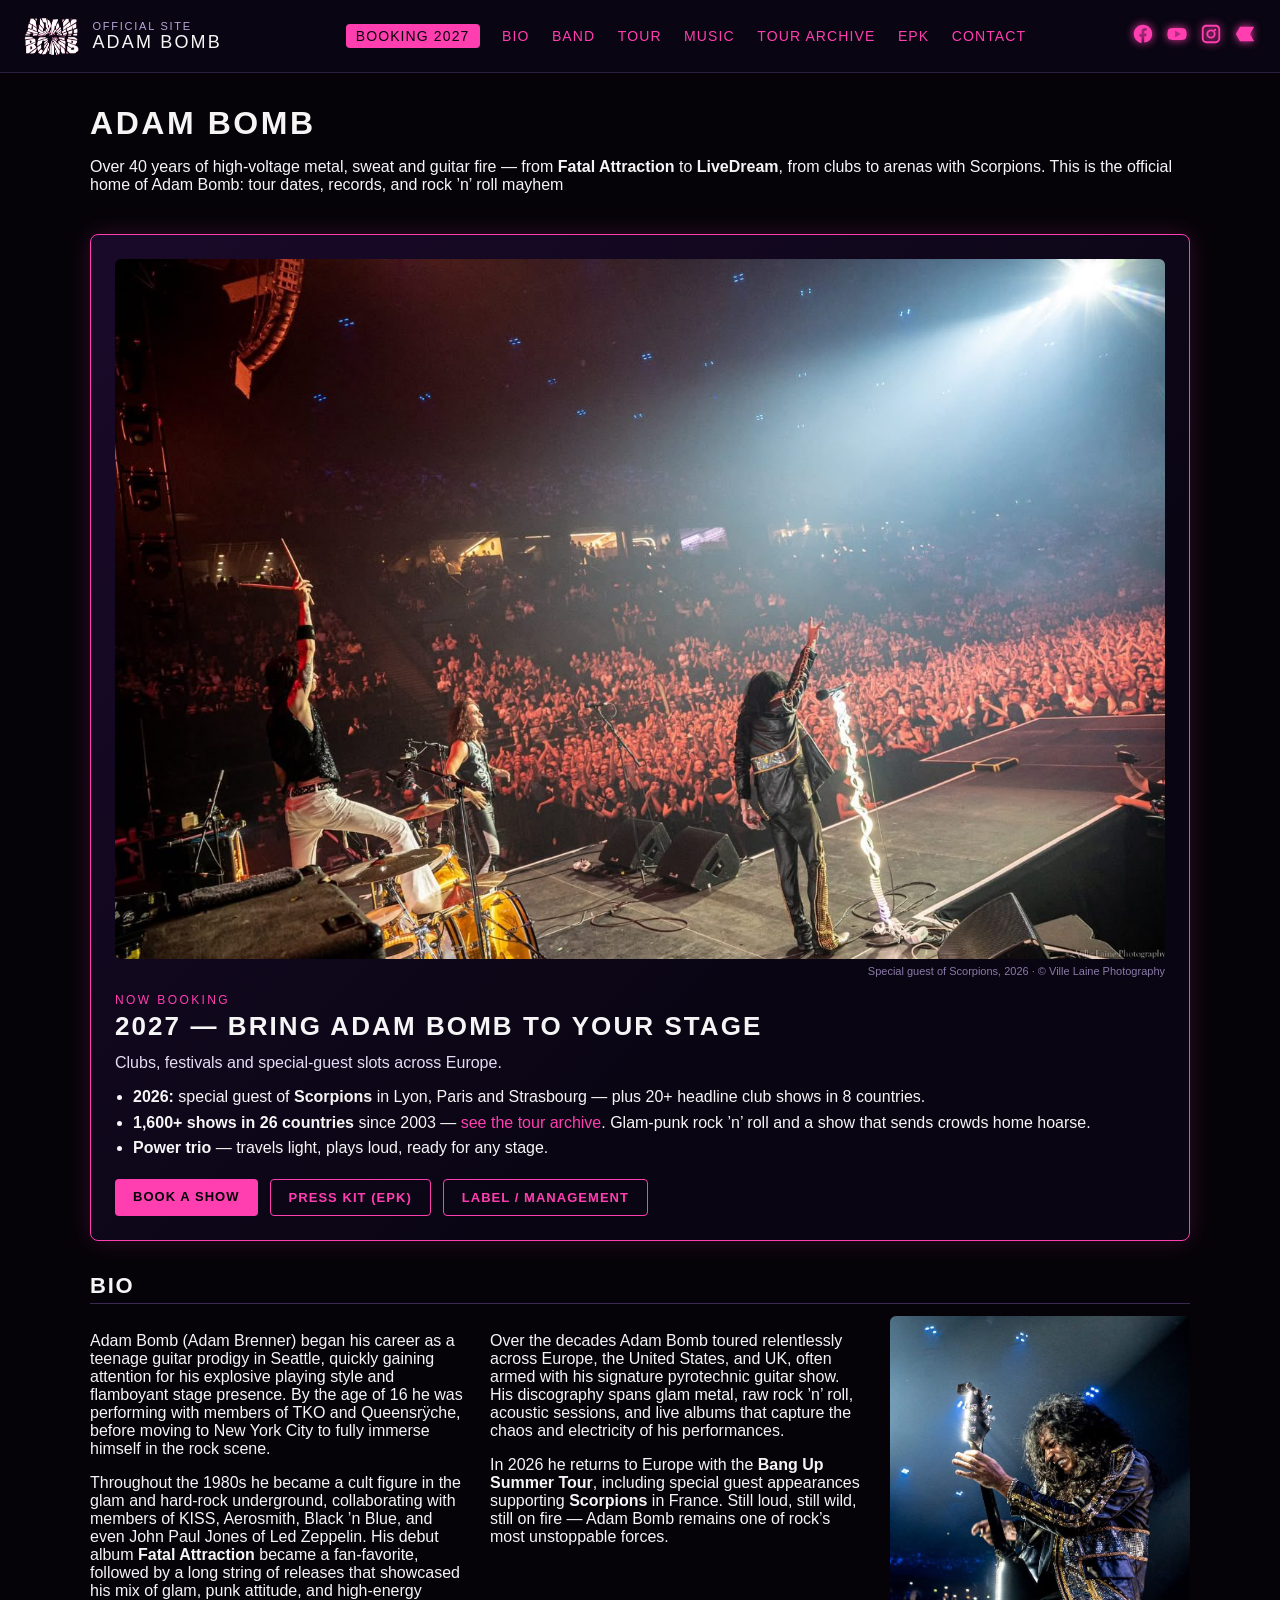
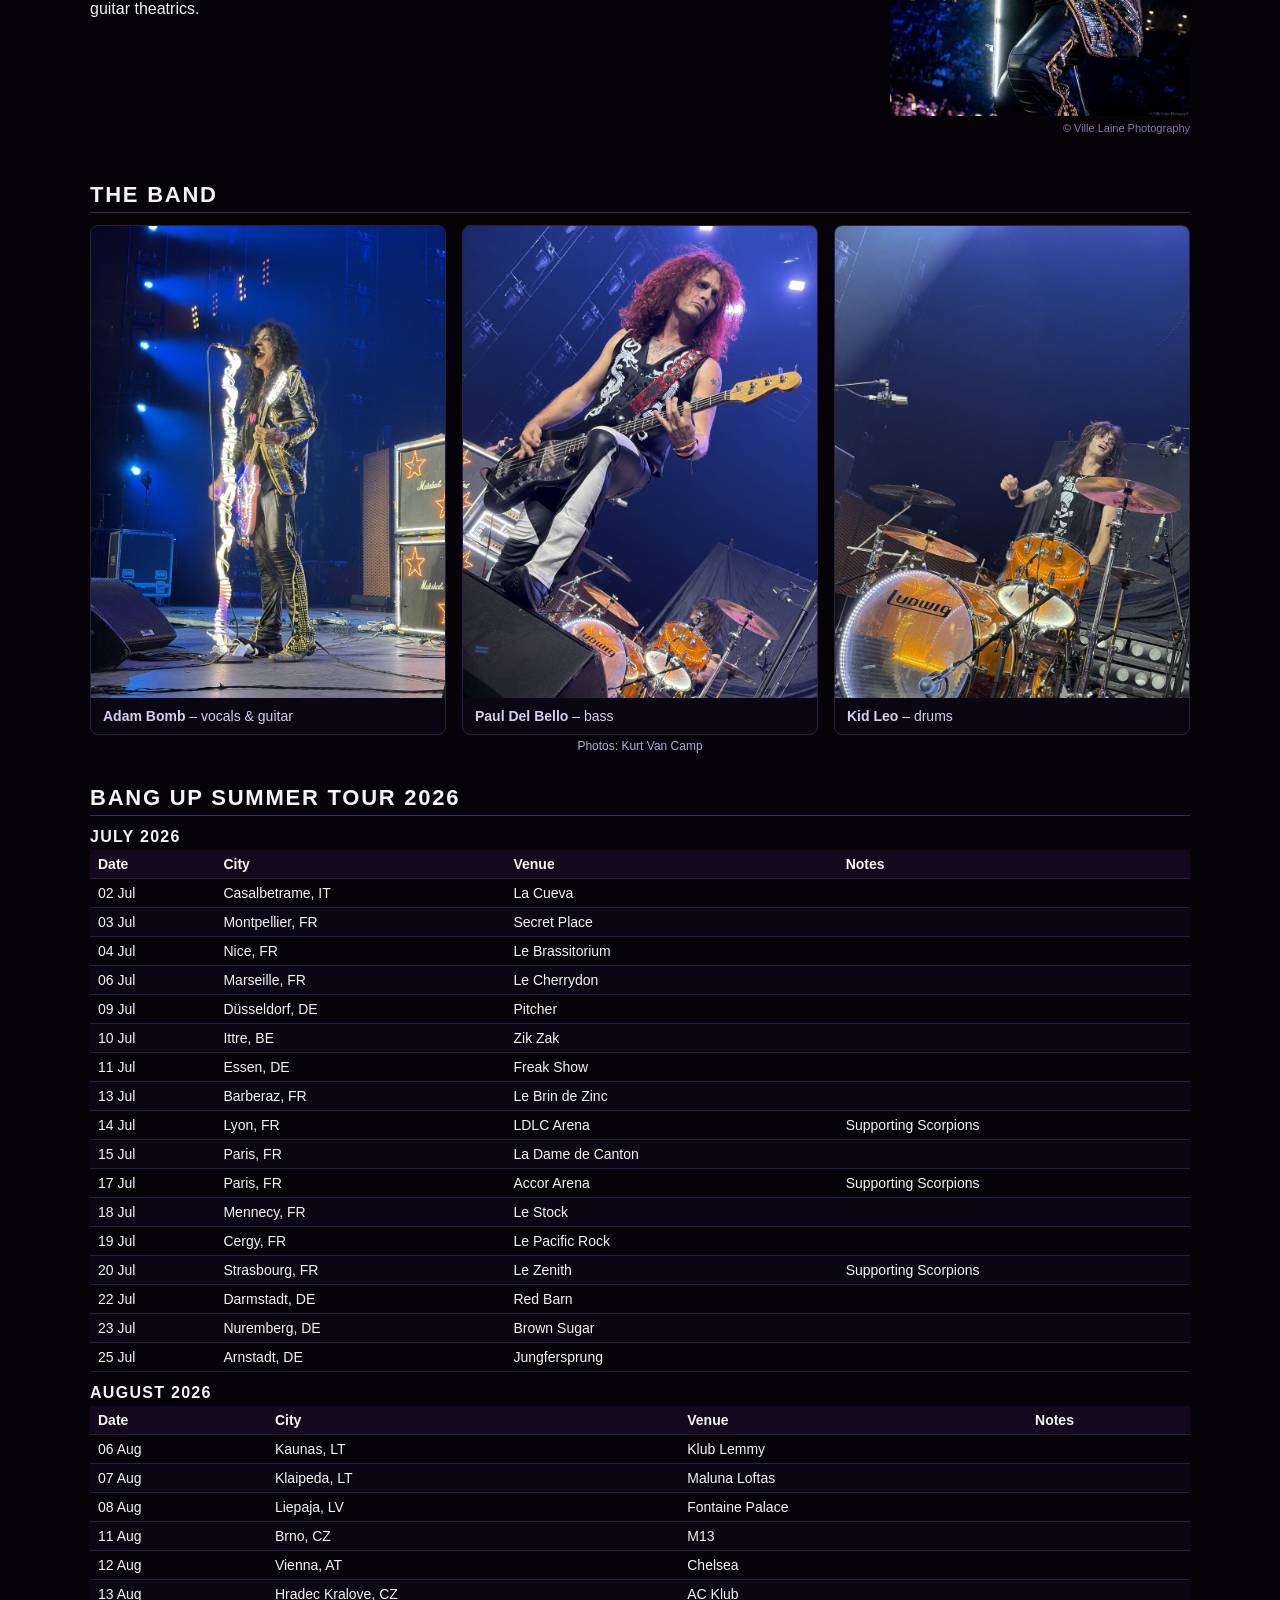
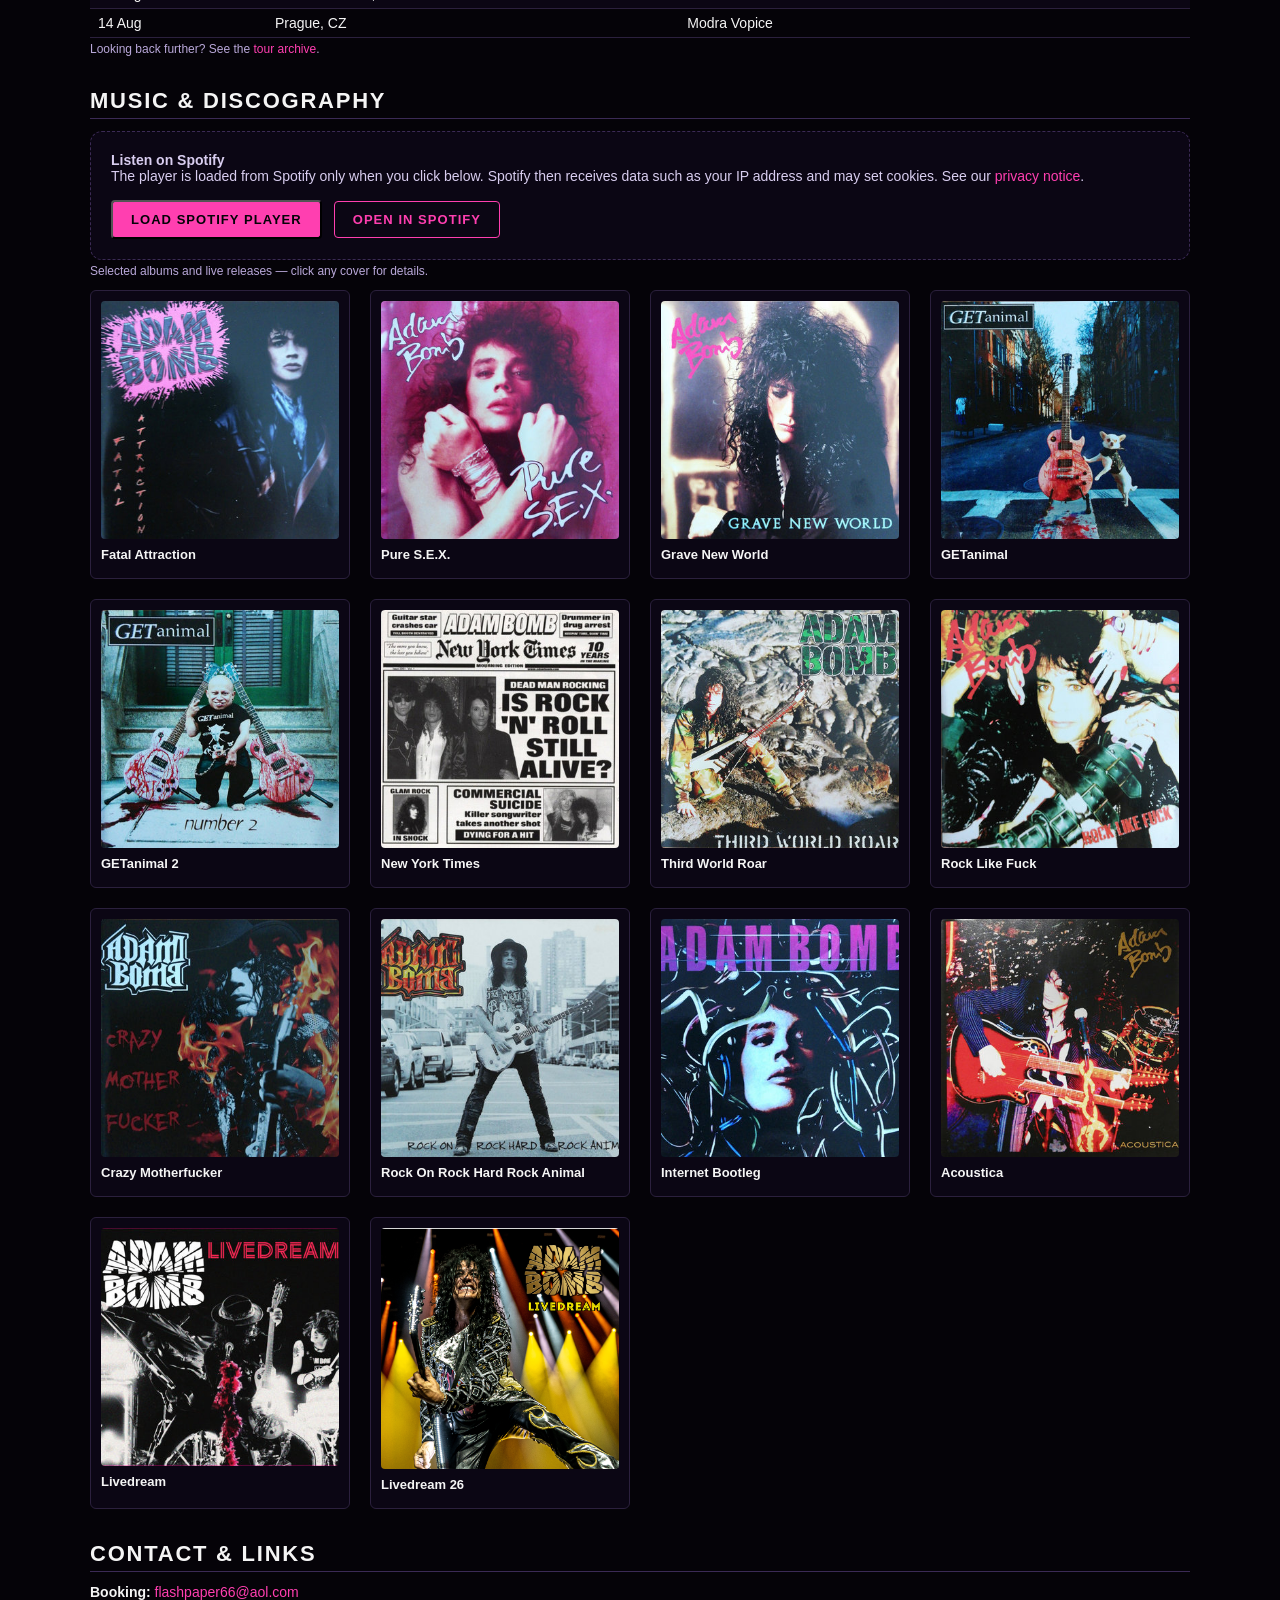
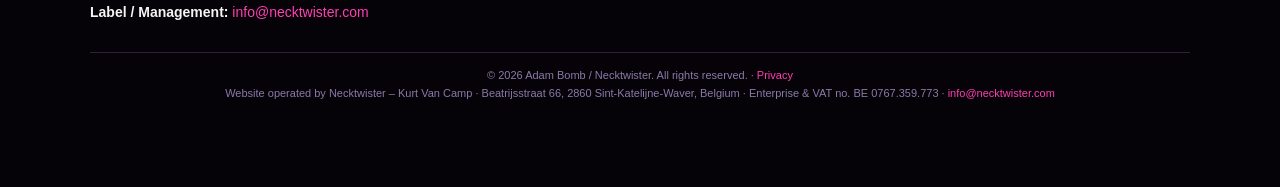
<file: index.html>
<!DOCTYPE html>
<html lang="en">
<head>
  <meta charset="UTF-8">
  <title>Adam Bomb – Official</title>
  <meta name="viewport" content="width=device-width, initial-scale=1">
  <meta name="description" content="Glam-punk rock ’n’ roll. Special guest of Scorpions in 2026, 1,600+ shows in 26 countries. Now booking 2027.">
  <link rel="canonical" href="https://www.adambomb.com/">
  <meta property="og:type" content="website">
  <meta property="og:site_name" content="Adam Bomb">
  <meta property="og:title" content="Adam Bomb – Official site">
  <meta property="og:description" content="Glam-punk rock ’n’ roll. Special guest of Scorpions in 2026, 1,600+ shows in 26 countries. Now booking 2027.">
  <meta property="og:url" content="https://www.adambomb.com/">
  <meta property="og:image" content="https://www.adambomb.com/assets/img/share-home.jpg">
  <meta property="og:image:width" content="1200">
  <meta property="og:image:height" content="630">
  <meta property="og:image:alt" content="Adam Bomb on stage in front of a sold-out arena">
  <meta name="twitter:card" content="summary_large_image">

  <!-- External CSS -->
  <link rel="stylesheet" href="assets/css/style.css">

  <!-- AUTO TOUR SCRIPT -->
  <script>
    const tourData = {
      "July 2026": [
        { date: "02 Jul", city: "Casalbetrame, IT", venue: "La Cueva", notes: "" },
        { date: "03 Jul", city: "Montpellier, FR", venue: "Secret Place", notes: "" },
        { date: "04 Jul", city: "Nice, FR", venue: "Le Brassitorium", notes: "" },
        { date: "06 Jul", city: "Marseille, FR", venue: "Le Cherrydon", notes: "" },
        { date: "09 Jul", city: "Düsseldorf, DE", venue: "Pitcher", notes: "" },
        { date: "10 Jul", city: "Ittre, BE", venue: "Zik Zak", notes: "" },
        { date: "11 Jul", city: "Essen, DE", venue: "Freak Show", notes: "" },
        { date: "13 Jul", city: "Barberaz, FR", venue: "Le Brin de Zinc", notes: "" },
        { date: "14 Jul", city: "Lyon, FR", venue: "LDLC Arena", notes: "Supporting Scorpions" },
        { date: "15 Jul", city: "Paris, FR", venue: "La Dame de Canton", notes: "" },
        { date: "17 Jul", city: "Paris, FR", venue: "Accor Arena", notes: "Supporting Scorpions" },
        { date: "18 Jul", city: "Mennecy, FR", venue: "Le Stock", notes: "" },
        { date: "19 Jul", city: "Cergy, FR", venue: "Le Pacific Rock", notes: "" },
        { date: "20 Jul", city: "Strasbourg, FR", venue: "Le Zenith", notes: "Supporting Scorpions" },
        { date: "22 Jul", city: "Darmstadt, DE", venue: "Red Barn", notes: "" },
        { date: "23 Jul", city: "Nuremberg, DE", venue: "Brown Sugar", notes: "" },
        { date: "25 Jul", city: "Arnstadt, DE", venue: "Jungfersprung", notes: "" }
      ],
      "August 2026": [
        { date: "06 Aug", city: "Kaunas, LT", venue: "Klub Lemmy", notes: "" },
        { date: "07 Aug", city: "Klaipeda, LT", venue: "Maluna Loftas", notes: "" },
        { date: "08 Aug", city: "Liepaja, LV", venue: "Fontaine Palace", notes: "" },
        { date: "11 Aug", city: "Brno, CZ", venue: "M13", notes: "" },
        { date: "12 Aug", city: "Vienna, AT", venue: "Chelsea", notes: "" },
        { date: "13 Aug", city: "Hradec Kralove, CZ", venue: "AC Klub", notes: "" },
        { date: "14 Aug", city: "Prague, CZ", venue: "Modra Vopice", notes: "" }
      ]
    };

    function renderTourData() {
      const container = document.getElementById("tour-auto");
      container.innerHTML = "";

      Object.keys(tourData).forEach(month => {
        const section = document.createElement("div");

        section.innerHTML = `
          <h3>${month}</h3>
          <div class="table-wrapper">
            <table>
              <thead>
                <tr><th>Date</th><th>City</th><th>Venue</th><th>Notes</th></tr>
              </thead>
              <tbody>
                ${tourData[month].map(show => `
                  <tr>
                    <td>${show.date}</td>
                    <td>${show.city}</td>
                    <td>${show.venue}</td>
                    <td>${show.notes}</td>
                  </tr>
                `).join("")}
              </tbody>
            </table>
          </div>
        `;
        container.appendChild(section);
      });
    }

    document.addEventListener("DOMContentLoaded", renderTourData);
  </script>

</head>

<body>

<header>
  <div class="logo">
    <img src="assets/img/misc/logo.png" alt="Adam Bomb logo">
    <div>
      <div class="logo-sub">Official site</div>
      <div class="logo-title">ADAM BOMB</div>
    </div>
  </div>

  <nav class="main-nav">
    <a href="#booking" class="nav-cta">Booking 2027</a>
    <a href="#bio">Bio</a>
    <a href="#band">Band</a>
    <a href="#tour">Tour</a>
    <a href="#music">Music</a>
    <a href="tour-archive.html">Tour archive</a>
    <a href="epk.html">EPK</a>
    <a href="#contact">Contact</a>
  </nav>

  <div class="social-icons">
    <a href="https://www.facebook.com/adambomb2020" target="_blank"><img src="assets/img/misc/icon-facebook-pink.svg"></a>
    <a href="https://www.youtube.com/@flashpaper88" target="_blank"><img src="assets/img/misc/icon-youtube-pink.svg"></a>
    <a href="https://www.instagram.com/adambomb.x/" target="_blank"><img src="assets/img/misc/icon-instagram-pink.svg"></a>
    <a href="https://adambomb.bandcamp.com" target="_blank"><img src="assets/img/misc/icon-bandcamp-pink.svg"></a>
  </div>
</header>

<main>

<section class="hero">
  <div class="hero-text">
    <h1>Adam Bomb</h1>
    <p>Over 40 years of high‑voltage metal, sweat and guitar fire — from <strong>Fatal Attraction</strong> to <strong>LiveDream</strong>, from clubs to arenas with Scorpions. This is the official home of Adam Bomb: tour dates, records, and rock ’n’ roll mayhem</p>
  </div>
</section>

<section id="booking" class="booking">
  <figure class="booking-photo">
    <img src="assets/img/band/live-accor-arena-crowd.jpg" alt="Adam Bomb on stage in front of a sold-out arena crowd" loading="lazy">
    <figcaption>Special guest of Scorpions, 2026 · © Ville Laine Photography</figcaption>
  </figure>
  <div class="booking-kicker">Now booking</div>
  <h2>2027 — Bring Adam Bomb to your stage</h2>
  <p class="booking-lead">Clubs, festivals and special-guest slots across Europe.</p>
  <ul class="booking-points">
    <li><strong>2026:</strong> special guest of <strong>Scorpions</strong> in Lyon, Paris and Strasbourg — plus 20+ headline club shows in 8 countries.</li>
    <li><strong>1,600+ shows in 26 countries</strong> since 2003 — <a href="tour-archive.html">see the tour archive</a>. Glam-punk rock ’n’ roll and a show that sends crowds home hoarse.</li>
    <li><strong>Power trio</strong> — travels light, plays loud, ready for any stage.</li>
  </ul>
  <div class="booking-actions">
    <a class="btn" href="mailto:flashpaper66@aol.com,info@necktwister.com?subject=Booking%20Adam%20Bomb%202027">Book a show</a>
    <a class="btn btn-ghost" href="epk.html">Press kit (EPK)</a>
    <a class="btn btn-ghost" href="mailto:info@necktwister.com?subject=Adam%20Bomb%202027">Label / management</a>
  </div>
</section>

<section id="bio" class="section">
  <h2>Bio</h2>
  <figure class="bio-photo">
    <img src="assets/img/band/adam-live-closeup.jpg" alt="Adam Bomb playing guitar live" loading="lazy">
    <figcaption>© Ville Laine Photography</figcaption>
  </figure>
  <div class="two-col">
    <div>
      <p>Adam Bomb (Adam Brenner) began his career as a teenage guitar prodigy in Seattle, quickly gaining attention for his explosive playing style and flamboyant stage presence. By the age of 16 he was performing with members of TKO and Queensrÿche, before moving to New York City to fully immerse himself in the rock scene.</p>

        <p>Throughout the 1980s he became a cult figure in the glam and hard‑rock underground, collaborating with members of KISS, Aerosmith, Black ’n Blue, and even John Paul Jones of Led Zeppelin. His debut album <strong>Fatal Attraction</strong> became a fan‑favorite, followed by a long string of releases that showcased his mix of glam, punk attitude, and high‑energy guitar theatrics.</p>
      </div>

      <div>
        <p>Over the decades Adam Bomb toured relentlessly across Europe, the United States, and UK, often armed with his signature pyrotechnic guitar show. His discography spans glam metal, raw rock ’n’ roll, acoustic sessions, and live albums that capture the chaos and electricity of his performances.</p>

        <p>In 2026 he returns to Europe with the <strong>Bang Up Summer Tour</strong>, including special guest appearances supporting <strong>Scorpions</strong> in France. Still loud, still wild, still on fire — Adam Bomb remains one of rock’s most unstoppable forces.</p>
    </div>
  </div>
</section>

<section id="band" class="section">
  <h2>The Band</h2>
  <div class="band-grid">
    <figure>
      <img src="assets/img/band/adam-vocals-guitar.jpg" alt="Adam Bomb live on vocals and guitar" loading="lazy">
      <figcaption><strong>Adam Bomb</strong> – vocals &amp; guitar</figcaption>
    </figure>
    <figure>
      <img src="assets/img/band/bass.jpg" alt="Paul Del Bello live on bass" loading="lazy">
      <figcaption><strong>Paul Del Bello</strong> – bass</figcaption>
    </figure>
    <figure>
      <img src="assets/img/band/drums.jpg" alt="Kid Leo live on drums" loading="lazy">
      <figcaption><strong>Kid Leo</strong> – drums</figcaption>
    </figure>
  </div>
  <p class="note center">Photos: Kurt Van Camp</p>
</section>

<section id="tour" class="section">
  <h2>Bang Up Summer Tour 2026</h2>
  <div id="tour-auto"></div>
  <p class="note">Looking back further? See the <a href="tour-archive.html">tour archive</a>.</p>
</section>

<section id="music" class="section">
  <h2>Music & Discography</h2>

  <div class="spotify-consent" id="spotify-consent">
    <p><strong>Listen on Spotify</strong><br>
    The player is loaded from Spotify only when you click below. Spotify then receives data such as your IP address and may set cookies. See our <a href="privacy.html">privacy notice</a>.</p>
    <button type="button" class="btn" id="spotify-load">Load Spotify player</button>
    <a class="btn btn-ghost" href="https://open.spotify.com/playlist/37i9dQZF1DZ06evO0WtPV8" target="_blank" rel="noopener">Open in Spotify</a>
  </div>
  <script>
    document.getElementById("spotify-load").addEventListener("click", function () {
      var box = document.getElementById("spotify-consent");
      var f = document.createElement("iframe");
      f.src = "https://open.spotify.com/embed/playlist/37i9dQZF1DZ06evO0WtPV8";
      f.width = "100%"; f.height = "352"; f.style.border = "0"; f.style.borderRadius = "12px";
      f.allow = "autoplay; clipboard-write; encrypted-media; fullscreen; picture-in-picture";
      f.title = "Adam Bomb on Spotify";
      box.replaceWith(f);
    });
  </script>

  <p class="note">Selected albums and live releases — click any cover for details.</p>

  <div class="discography-grid">

    <article class="release-card">
      <img src="assets/img/albums/fatalattraction.jpg" alt="Fatal Attraction">
      <div class="release-meta"><strong>Fatal Attraction</strong></div>
    </article>

    <article class="release-card">
      <img src="assets/img/albums/puresex.jpg" alt="Pure S.E.X.">
      <div class="release-meta"><strong>Pure S.E.X.</strong></div>
    </article>

    <article class="release-card">
      <img src="assets/img/albums/gravenewworld.jpg" alt="Grave New World">
      <div class="release-meta"><strong>Grave New World</strong></div>
    </article>

    <article class="release-card">
      <img src="assets/img/albums/getanimal1.jpg" alt="GETanimal">
      <div class="release-meta"><strong>GETanimal</strong></div>
    </article>

    <article class="release-card">
      <img src="assets/img/albums/getanimal2.jpg" alt="GETanimal 2">
      <div class="release-meta"><strong>GETanimal 2</strong></div>
    </article>

    <article class="release-card">
      <img src="assets/img/albums/newyorktimes.jpg" alt="New York Times">
      <div class="release-meta"><strong>New York Times</strong></div>
    </article>

    <article class="release-card">
      <img src="assets/img/albums/thirdworldroar.jpg" alt="Third World Roar">
      <div class="release-meta"><strong>Third World Roar</strong></div>
    </article>

    <article class="release-card">
      <img src="assets/img/albums/rocklikefuck.jpg" alt="Rock Like Fuck">
      <div class="release-meta"><strong>Rock Like Fuck</strong></div>
    </article>

    <article class="release-card">
      <img src="assets/img/albums/crazymotherfucker.jpg" alt="Crazy Motherfucker">
      <div class="release-meta"><strong>Crazy Motherfucker</strong></div>
    </article>

    <article class="release-card">
      <img src="assets/img/albums/rockonrockhard.jpg" alt="Rock On Rock Hard Rock Animal">
      <div class="release-meta"><strong>Rock On Rock Hard Rock Animal</strong></div>
    </article>

    <article class="release-card">
      <img src="assets/img/albums/internetbootleg.jpg" alt="Internet Bootleg">
      <div class="release-meta"><strong>Internet Bootleg</strong></div>
    </article>

    <article class="release-card">
      <img src="assets/img/albums/acoustica.jpg" alt="Acoustica">
      <div class="release-meta"><strong>Acoustica</strong></div>
    </article>

    <article class="release-card">
      <img src="assets/img/albums/livedream.jpg" alt="Livedream">
      <div class="release-meta"><strong>Livedream</strong></div>
    </article>

    <!-- NEW LIVEDREAM 26 -->
    <article class="release-card">
      <img src="assets/img/albums/livedream26front.png" alt="Livedream 26">
      <div class="release-meta"><strong>Livedream 26</strong></div>
    </article>

  </div>
</section>

<section id="contact" class="section">
  <h2>Contact & links</h2>
  <ul class="contact-list">
    <li><strong>Booking:</strong> <a href="mailto:flashpaper66@aol.com,info@necktwister.com?subject=Booking%20Adam%20Bomb">flashpaper66@aol.com</a></li>
    <li><strong>Label / Management:</strong> <a href="mailto:info@necktwister.com">info@necktwister.com</a></li>
  </ul>
</section>

<footer>
  © 2026 Adam Bomb / Necktwister. All rights reserved. · <a href="privacy.html">Privacy</a><br><span class="legal-id">Website operated by Necktwister – Kurt Van Camp · Beatrijsstraat 66, 2860 Sint-Katelijne-Waver, Belgium · Enterprise &amp; VAT no. BE 0767.359.773 · <a href="mailto:info@necktwister.com">info@necktwister.com</a></span>
</footer>

</main>

</body>
</html>
</file>
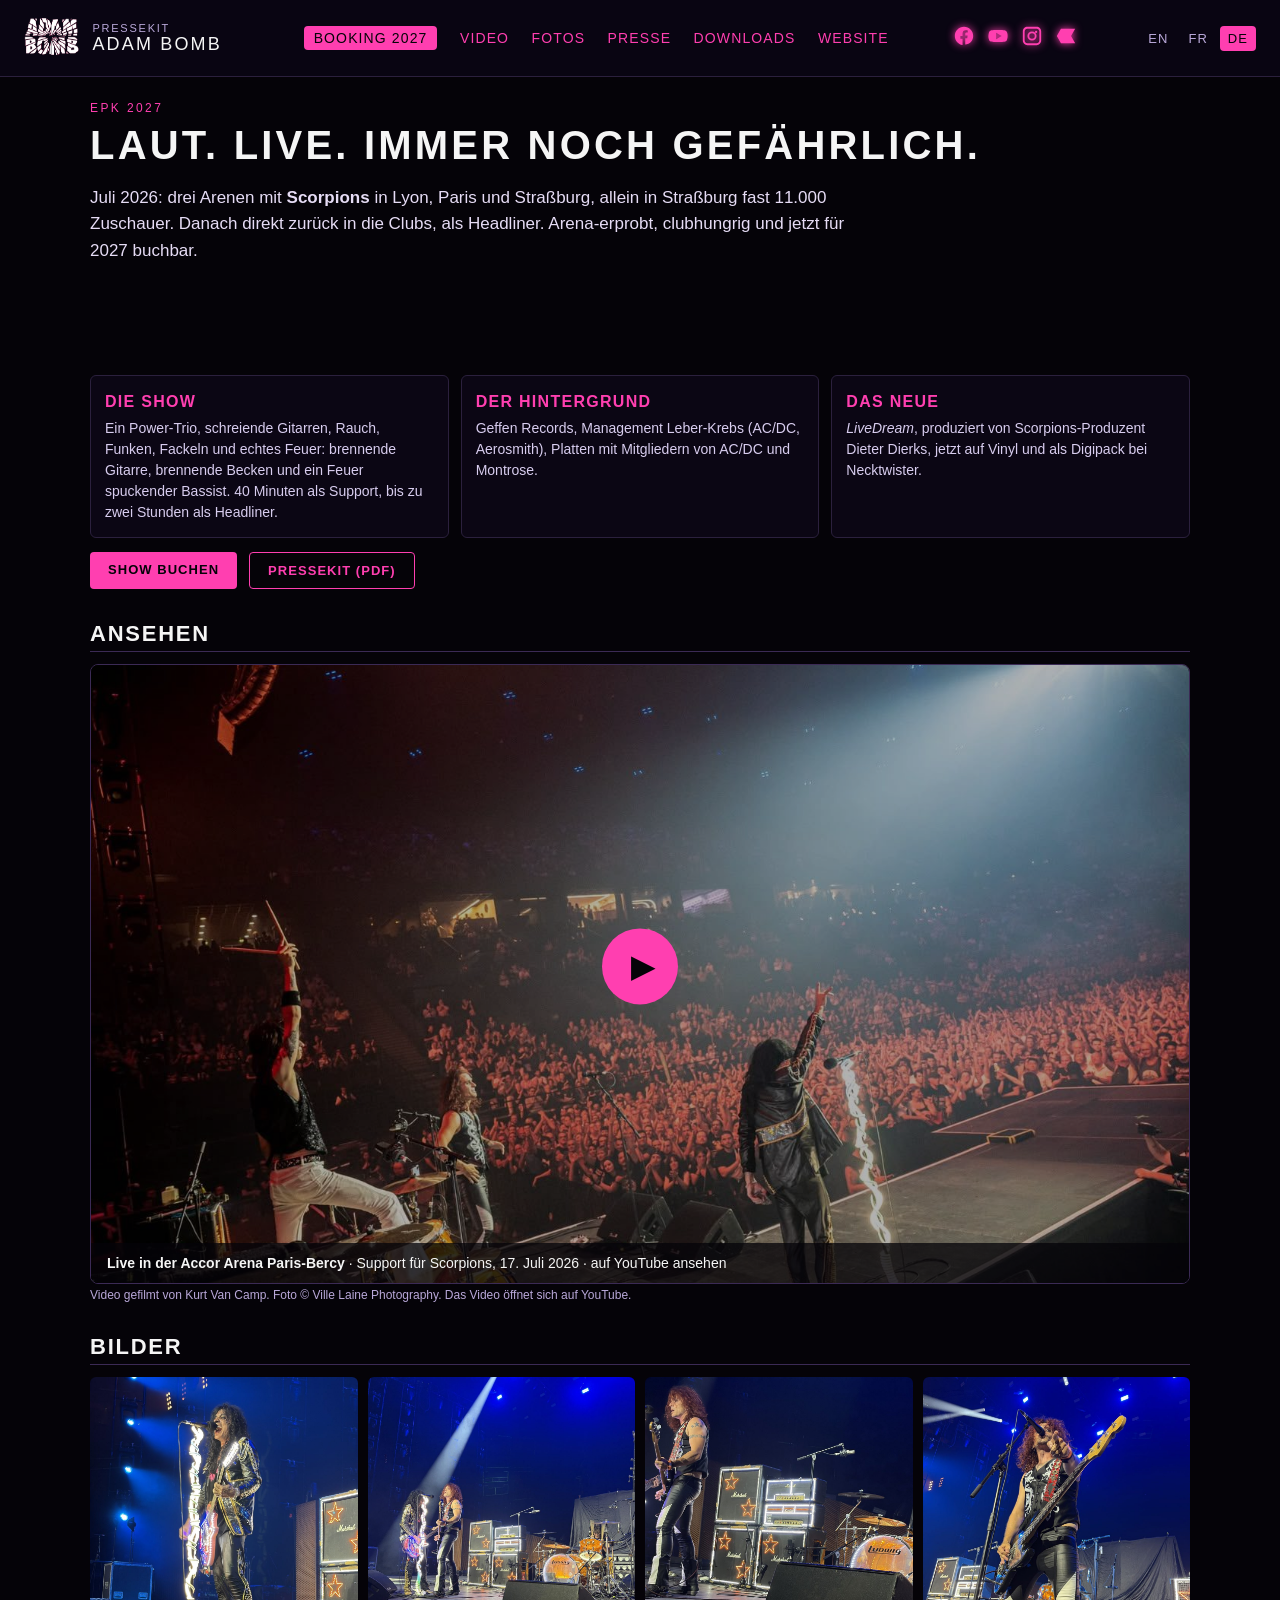
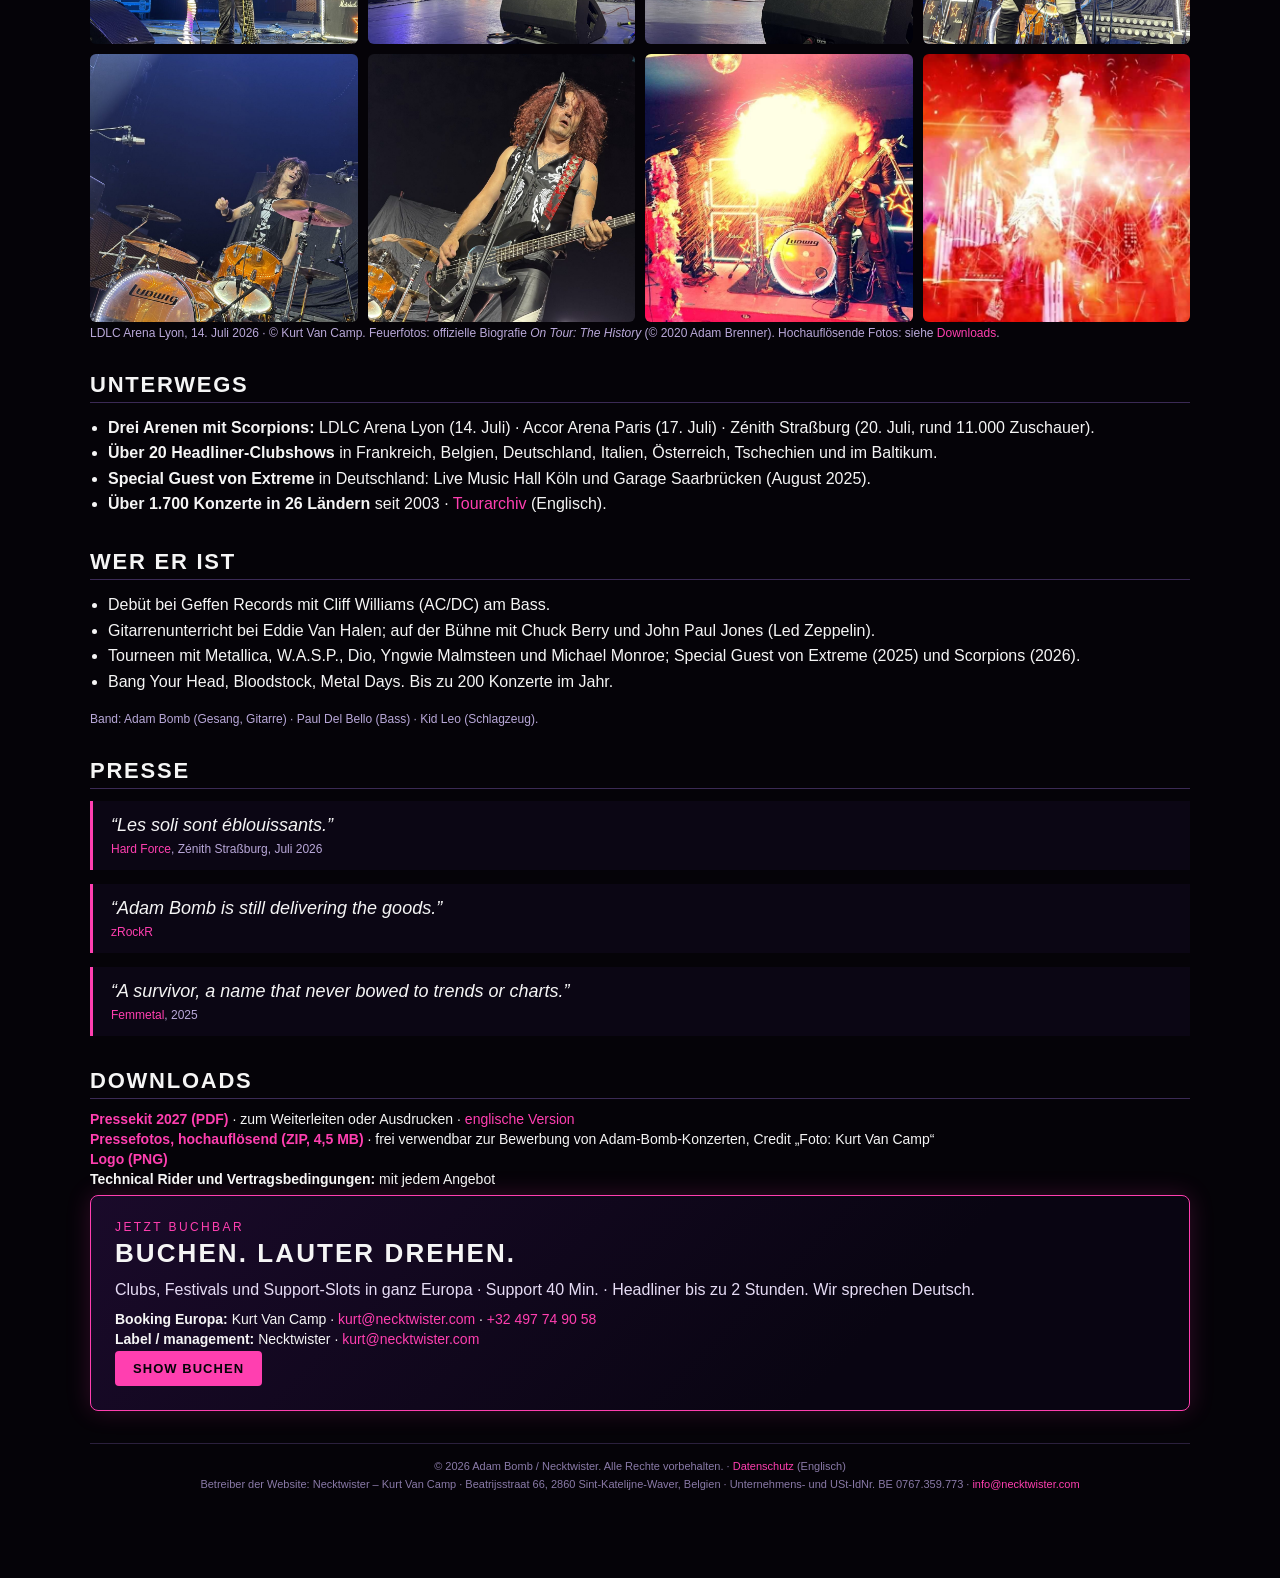
<file: epk-de.html>
<!DOCTYPE html>
<html lang="de">
<head>
  <meta charset="UTF-8">
  <title>Adam Bomb – Pressekit 2027</title>
  <meta name="viewport" content="width=device-width, initial-scale=1">
  <meta name="description" content="Pressekit: Adam Bomb, Special Guest von Scorpions 2026. Video, Fotos, Presse und Booking 2027.">
  <link rel="canonical" href="https://www.adambomb.com/epk-de.html">
  <meta property="og:type" content="website">
  <meta property="og:site_name" content="Adam Bomb">
  <meta property="og:title" content="Adam Bomb – Pressekit 2027">
  <meta property="og:description" content="Special Guest von Scorpions 2026. Arena-erprobt, clubhungrig, jetzt für 2027 buchbar.">
  <meta property="og:url" content="https://www.adambomb.com/epk-de.html">
  <meta property="og:image" content="https://www.adambomb.com/assets/img/share-home.jpg">
  <meta property="og:image:width" content="1200">
  <meta property="og:image:height" content="630">
  <meta property="og:image:alt" content="Adam Bomb auf der Bühne vor einer ausverkauften Arena">
  <meta name="twitter:card" content="summary_large_image">
  <link rel="alternate" hreflang="en" href="https://www.adambomb.com/epk.html">
  <link rel="alternate" hreflang="fr" href="https://www.adambomb.com/epk-fr.html">
  <link rel="alternate" hreflang="de" href="https://www.adambomb.com/epk-de.html">
  <link rel="alternate" hreflang="x-default" href="https://www.adambomb.com/epk.html">
  <link rel="stylesheet" href="assets/css/style.css">
</head>

<body class="epk">

<header>
  <div class="logo">
    <a href="index.html"><img src="assets/img/misc/logo.png" alt="Adam Bomb logo"></a>
    <div>
      <div class="logo-sub">Pressekit</div>
      <div class="logo-title">ADAM BOMB</div>
    </div>
  </div>

  <nav class="main-nav">
    <a href="#book" class="nav-cta">Booking 2027</a>
    <a href="#watch">Video</a>
    <a href="#photos">Fotos</a>
    <a href="#press">Presse</a>
    <a href="#downloads">Downloads</a>
    <a href="index.html">Website</a>
  </nav>

  <div class="social-icons">
    <a href="https://www.facebook.com/adambomb2020" target="_blank" rel="noopener"><img src="assets/img/misc/icon-facebook-pink.svg" alt="Facebook"></a>
    <a href="https://www.youtube.com/@flashpaper88" target="_blank" rel="noopener"><img src="assets/img/misc/icon-youtube-pink.svg" alt="YouTube"></a>
    <a href="https://www.instagram.com/adambomb.x/" target="_blank" rel="noopener"><img src="assets/img/misc/icon-instagram-pink.svg" alt="Instagram"></a>
    <a href="https://adambomb.bandcamp.com" target="_blank" rel="noopener"><img src="assets/img/misc/icon-bandcamp-pink.svg" alt="Bandcamp"></a>
  </div>
  <nav class="lang-switch" aria-label="Language">
    <a href="epk.html" hreflang="en" lang="en">EN</a>
    <a href="epk-fr.html" hreflang="fr" lang="fr">FR</a>
    <a href="epk-de.html" hreflang="de" lang="de" aria-current="page">DE</a>
  </nav>
</header>

<main>

<section class="hero epk-hero">
  <div class="hero-text">
    <div class="booking-kicker">EPK 2027</div>
    <h1>Laut. Live. Immer noch gefährlich.</h1>
    <p>Juli 2026: drei Arenen mit <strong>Scorpions</strong> in Lyon, Paris und Straßburg, allein in Straßburg fast 11.000 Zuschauer. Danach direkt zurück in die Clubs, als Headliner. Arena-erprobt, clubhungrig und jetzt für 2027 buchbar.</p>
  </div>
  <ul class="epk-facts">
    <li><strong>Die Show</strong> Ein Power-Trio, schreiende Gitarren, Rauch, Funken, Fackeln und echtes Feuer: brennende Gitarre, brennende Becken und ein Feuer spuckender Bassist. 40 Minuten als Support, bis zu zwei Stunden als Headliner.</li>
    <li><strong>Der Hintergrund</strong> Geffen Records, Management Leber-Krebs (AC/DC, Aerosmith), Platten mit Mitgliedern von AC/DC und Montrose.</li>
    <li><strong>Das Neue</strong> <em>LiveDream</em>, produziert von Scorpions-Produzent Dieter Dierks, jetzt auf Vinyl und als Digipack bei Necktwister.</li>
  </ul>
  <div class="booking-actions">
    <a class="btn" href="mailto:kurt@necktwister.com,flashpaper66@aol.com?subject=Booking%20Adam%20Bomb%202027">Show buchen</a>
    <a class="btn btn-ghost" href="assets/epk/adam-bomb-epk-2027-de.pdf" download>Pressekit (PDF)</a>
  </div>
</section>

<section id="watch" class="section">
  <h2>Ansehen</h2>
  <a class="video-card" href="https://youtu.be/a4HSwBoW8eo" target="_blank" rel="noopener">
    <img src="assets/img/band/live-accor-arena-crowd.jpg" alt="Adam Bomb live in der Accor Arena, Paris" loading="lazy">
    <span class="play" aria-hidden="true">&#9654;</span>
    <span class="video-caption"><strong>Live in der Accor Arena Paris-Bercy</strong> · Support für Scorpions, 17. Juli 2026 · auf YouTube ansehen</span>
  </a>
  <p class="note">Video gefilmt von Kurt Van Camp. Foto © Ville Laine Photography. Das Video öffnet sich auf YouTube.</p>
</section>

<section id="photos" class="section">
  <h2>Bilder</h2>
  <div class="epk-gallery">
    <figure><img src="assets/img/epk/lyon-adam-neon-mic.jpg" alt="Adam Bomb am Neon-Mikrofonständer, LDLC Arena Lyon" loading="lazy"></figure>
    <figure><img src="assets/img/epk/lyon-trio-blue-spot.jpg" alt="Das Trio im blauen Scheinwerferlicht, LDLC Arena Lyon" loading="lazy"></figure>
    <figure><img src="assets/img/epk/lyon-adam-paul-marshalls.jpg" alt="Adam und Paul vor den Marshall-Türmen, LDLC Arena Lyon" loading="lazy"></figure>
    <figure><img src="assets/img/epk/lyon-paul-pointing.jpg" alt="Paul Del Bello zeigt ins Publikum, LDLC Arena Lyon" loading="lazy"></figure>
    <figure><img src="assets/img/epk/lyon-kid-leo-drums.jpg" alt="Kid Leo am Schlagzeug, LDLC Arena Lyon" loading="lazy"></figure>
    <figure><img src="assets/img/epk/lyon-paul-mic.jpg" alt="Paul Del Bello am Mikrofon, LDLC Arena Lyon" loading="lazy"></figure>
    <figure><img src="assets/img/epk/fire-on-stage.jpg" alt="Feuer auf der Bühne" loading="lazy"></figure>
    <figure><img src="assets/img/epk/red-sparks.jpg" alt="Rote Funken und Rauch auf der Bühne" loading="lazy"></figure>
  </div>
  <p class="note">LDLC Arena Lyon, 14. Juli 2026 · © Kurt Van Camp. Feuerfotos: offizielle Biografie <em>On Tour: The History</em> (© 2020 Adam Brenner). Hochauflösende Fotos: siehe <a href="#downloads">Downloads</a>.</p>
</section>

<section id="summer" class="section">
  <h2>Unterwegs</h2>
  <ul class="booking-points">
    <li><strong>Drei Arenen mit Scorpions:</strong> LDLC Arena Lyon (14. Juli) · Accor Arena Paris (17. Juli) · Zénith Straßburg (20. Juli, rund 11.000 Zuschauer).</li>
    <li><strong>Über 20 Headliner-Clubshows</strong> in Frankreich, Belgien, Deutschland, Italien, Österreich, Tschechien und im Baltikum.</li>
    <li><strong>Special Guest von Extreme</strong> in Deutschland: Live Music Hall Köln und Garage Saarbrücken (August 2025).</li>
    <li><strong>Über 1.700 Konzerte in 26 Ländern</strong> seit 2003 · <a href="tour-archive.html">Tourarchiv</a> (Englisch).</li>
  </ul>
</section>

<section id="who" class="section">
  <h2>Wer er ist</h2>
  <ul class="booking-points">
    <li>Debüt bei Geffen Records mit Cliff Williams (AC/DC) am Bass.</li>
    <li>Gitarrenunterricht bei Eddie Van Halen; auf der Bühne mit Chuck Berry und John Paul Jones (Led Zeppelin).</li>
    <li>Tourneen mit Metallica, W.A.S.P., Dio, Yngwie Malmsteen und Michael Monroe; Special Guest von Extreme (2025) und Scorpions (2026).</li>
    <li>Bang Your Head, Bloodstock, Metal Days. Bis zu 200 Konzerte im Jahr.</li>
  </ul>
  <p class="note">Band: Adam Bomb (Gesang, Gitarre) · Paul Del Bello (Bass) · Kid Leo (Schlagzeug).</p>
</section>

<section id="press" class="section">
  <h2>Presse</h2>
  <blockquote class="epk-quote">“Les soli sont éblouissants.”<cite><a href="https://hardforce.com/actu/46808/scorpions-adam-bomb-strasbourg-zenith-live-review" target="_blank" rel="noopener">Hard Force</a>, Zénith Straßburg, Juli 2026</cite></blockquote>
  <blockquote class="epk-quote">“Adam Bomb is still delivering the goods.”<cite><a href="https://zrockr.com/2024/10/13/livedream-adam-bomb-is-back-with-a-killer-online-concert-experience/" target="_blank" rel="noopener">zRockR</a></cite></blockquote>
  <blockquote class="epk-quote">“A survivor, a name that never bowed to trends or charts.”<cite><a href="https://femmetal.rocks/2025/10/10/cartagena-set-to-burn-adam-bomb-live-with-dirty-rules-and-louie-fontaine-posse/" target="_blank" rel="noopener">Femmetal</a>, 2025</cite></blockquote>
</section>

<section id="downloads" class="section">
  <h2>Downloads</h2>
  <ul class="contact-list">
    <li><a href="assets/epk/adam-bomb-epk-2027-de.pdf" download><strong>Pressekit 2027 (PDF)</strong></a> · zum Weiterleiten oder Ausdrucken · <a href="assets/epk/adam-bomb-epk-2027.pdf" download>englische Version</a></li>
    <li><a href="assets/epk/adam-bomb-press-photos-2026.zip" download><strong>Pressefotos, hochauflösend (ZIP, 4,5 MB)</strong></a> · frei verwendbar zur Bewerbung von Adam-Bomb-Konzerten, Credit „Foto: Kurt Van Camp“</li>
    <li><a href="assets/img/misc/logo.png" download><strong>Logo (PNG)</strong></a></li>
    <li><strong>Technical Rider und Vertragsbedingungen:</strong> mit jedem Angebot</li>
  </ul>
</section>

<section id="book" class="booking">
  <div class="booking-kicker">Jetzt buchbar</div>
  <h2>Buchen. Lauter drehen.</h2>
  <p class="booking-lead">Clubs, Festivals und Support-Slots in ganz Europa · Support 40 Min. · Headliner bis zu 2 Stunden. Wir sprechen Deutsch.</p>
  <ul class="contact-list">
    <li><strong>Booking Europa:</strong> Kurt Van Camp · <a href="mailto:kurt@necktwister.com?subject=Booking%20Adam%20Bomb%202027">kurt@necktwister.com</a> · <a href="tel:+32497749058">+32 497 74 90 58</a></li>
    <li><strong>Label / management:</strong> Necktwister · <a href="mailto:kurt@necktwister.com">kurt@necktwister.com</a></li>
  </ul>
  <div class="booking-actions">
    <a class="btn" href="mailto:kurt@necktwister.com,flashpaper66@aol.com?subject=Booking%20Adam%20Bomb%202027">Show buchen</a>
  </div>
</section>

<footer>
  © 2026 Adam Bomb / Necktwister. Alle Rechte vorbehalten. · <a href="privacy.html">Datenschutz</a> (Englisch)<br><span class="legal-id">Betreiber der Website: Necktwister – Kurt Van Camp · Beatrijsstraat 66, 2860 Sint-Katelijne-Waver, Belgien · Unternehmens- und USt-IdNr. BE 0767.359.773 · <a href="mailto:info@necktwister.com">info@necktwister.com</a></span>
</footer>

</main>

</body>
</html>
</file>
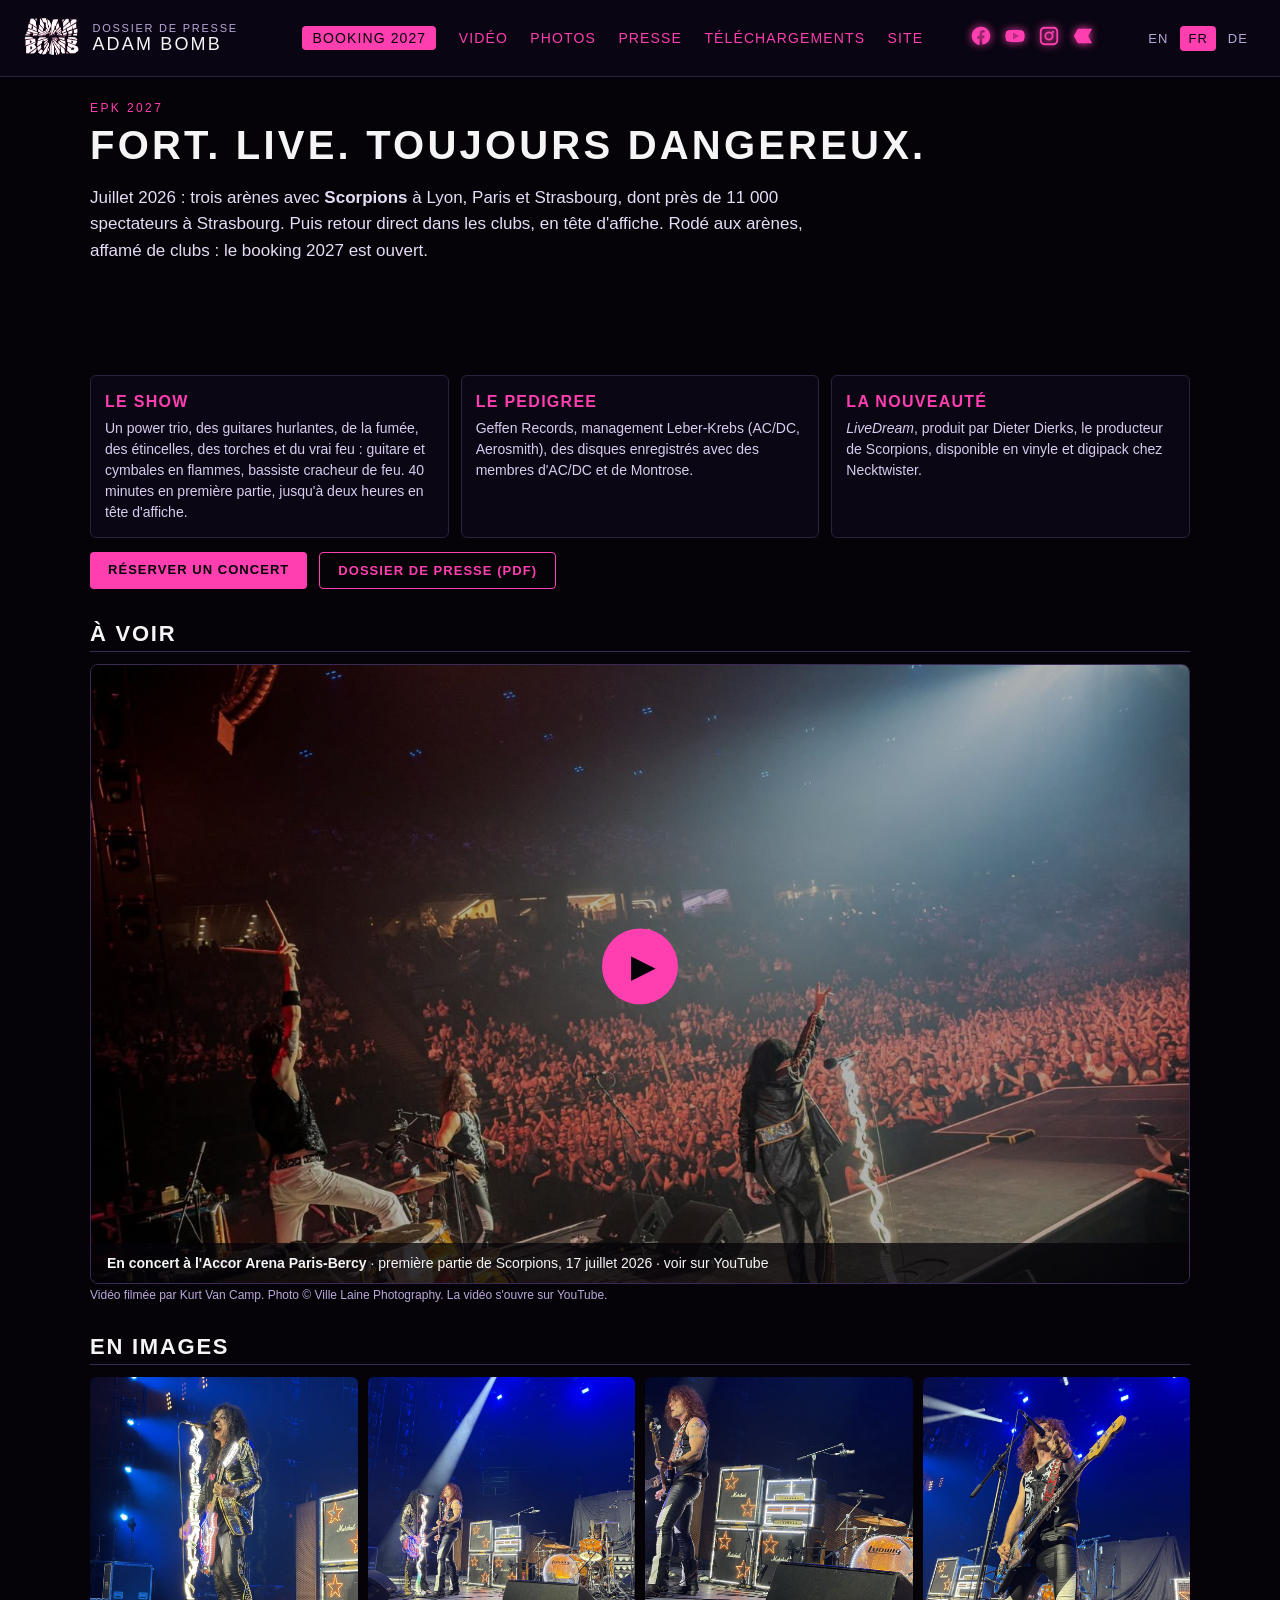
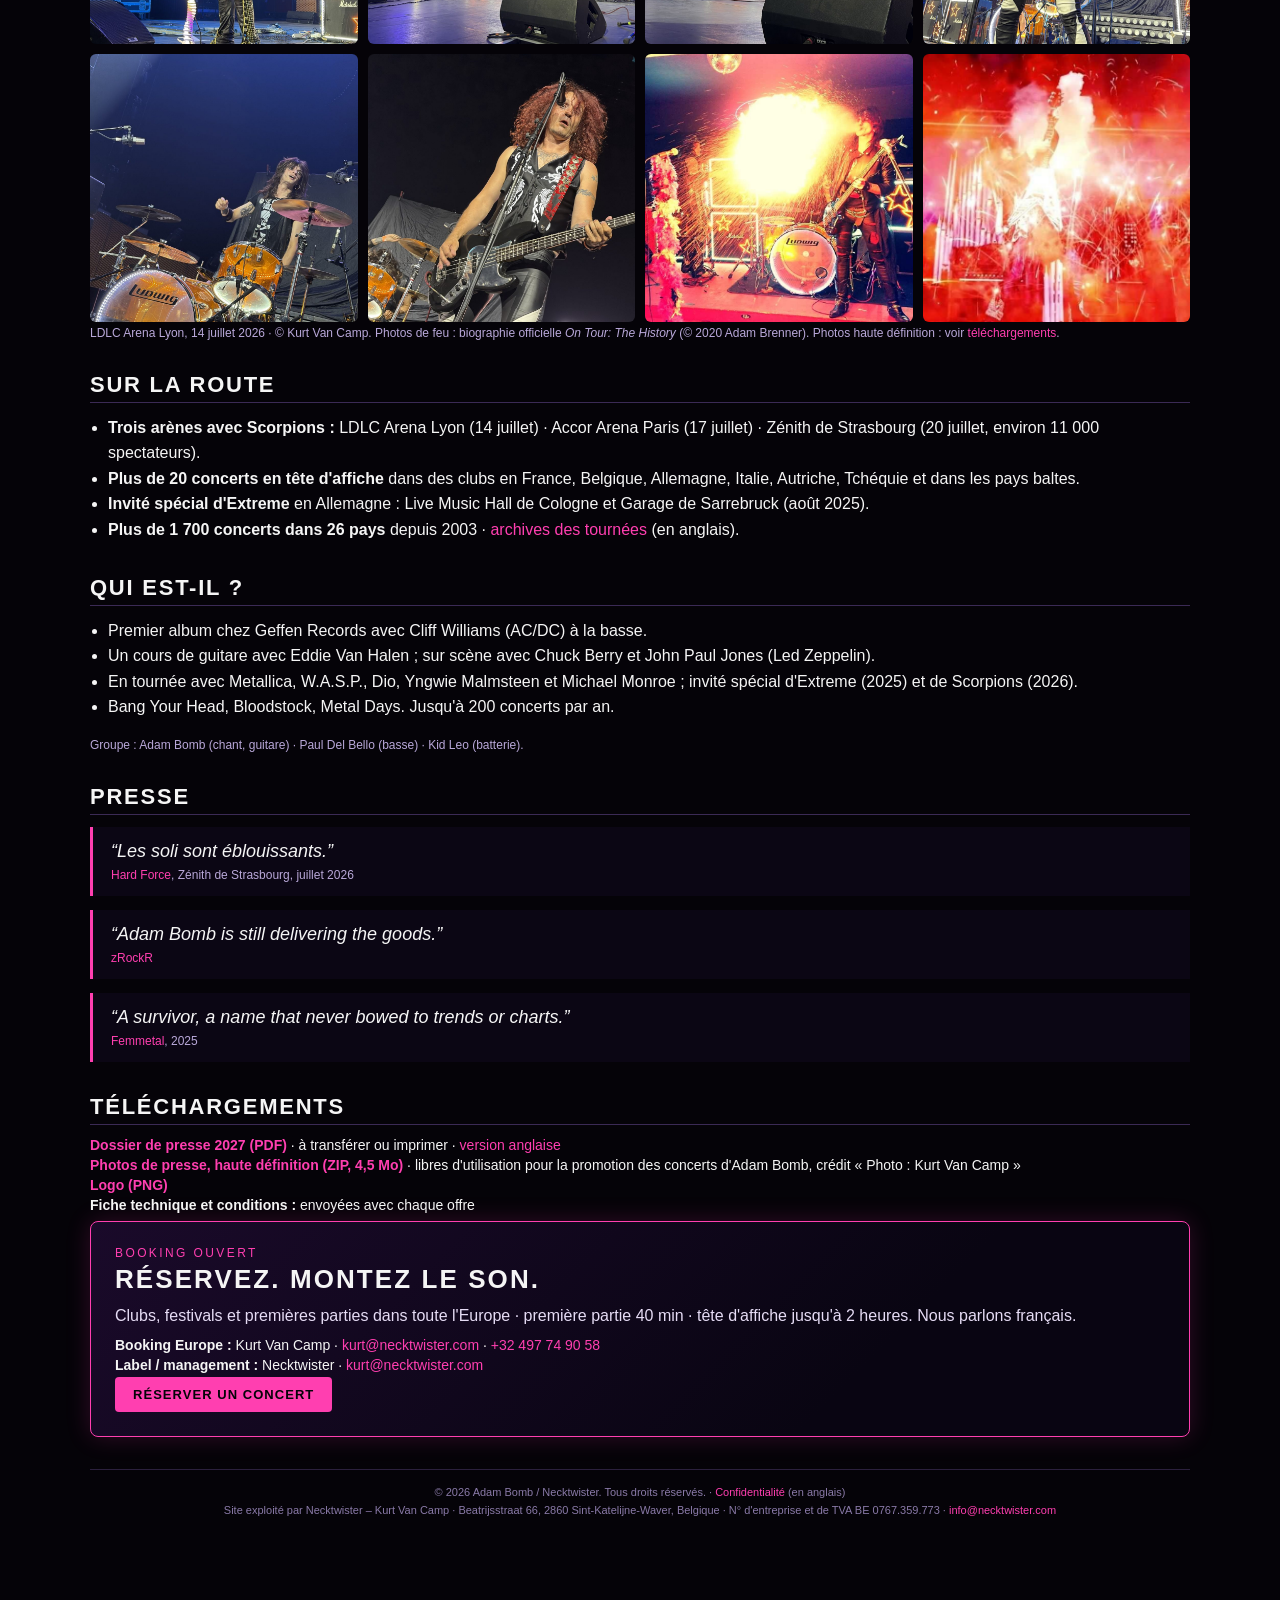
<file: epk-fr.html>
<!DOCTYPE html>
<html lang="fr">
<head>
  <meta charset="UTF-8">
  <title>Adam Bomb – Dossier de presse 2027</title>
  <meta name="viewport" content="width=device-width, initial-scale=1">
  <meta name="description" content="Dossier de presse : Adam Bomb, invité spécial de Scorpions en 2026. Vidéo, photos, presse et booking 2027.">
  <link rel="canonical" href="https://www.adambomb.com/epk-fr.html">
  <meta property="og:type" content="website">
  <meta property="og:site_name" content="Adam Bomb">
  <meta property="og:title" content="Adam Bomb – Dossier de presse 2027">
  <meta property="og:description" content="Invité spécial de Scorpions en 2026. Rodé aux arènes, affamé de clubs, booking 2027 ouvert.">
  <meta property="og:url" content="https://www.adambomb.com/epk-fr.html">
  <meta property="og:image" content="https://www.adambomb.com/assets/img/share-home.jpg">
  <meta property="og:image:width" content="1200">
  <meta property="og:image:height" content="630">
  <meta property="og:image:alt" content="Adam Bomb sur scène devant une arène comble">
  <meta name="twitter:card" content="summary_large_image">
  <link rel="alternate" hreflang="en" href="https://www.adambomb.com/epk.html">
  <link rel="alternate" hreflang="fr" href="https://www.adambomb.com/epk-fr.html">
  <link rel="alternate" hreflang="de" href="https://www.adambomb.com/epk-de.html">
  <link rel="alternate" hreflang="x-default" href="https://www.adambomb.com/epk.html">
  <link rel="stylesheet" href="assets/css/style.css">
</head>

<body class="epk">

<header>
  <div class="logo">
    <a href="index.html"><img src="assets/img/misc/logo.png" alt="Adam Bomb logo"></a>
    <div>
      <div class="logo-sub">Dossier de presse</div>
      <div class="logo-title">ADAM BOMB</div>
    </div>
  </div>

  <nav class="main-nav">
    <a href="#book" class="nav-cta">Booking 2027</a>
    <a href="#watch">Vidéo</a>
    <a href="#photos">Photos</a>
    <a href="#press">Presse</a>
    <a href="#downloads">Téléchargements</a>
    <a href="index.html">Site</a>
  </nav>

  <div class="social-icons">
    <a href="https://www.facebook.com/adambomb2020" target="_blank" rel="noopener"><img src="assets/img/misc/icon-facebook-pink.svg" alt="Facebook"></a>
    <a href="https://www.youtube.com/@flashpaper88" target="_blank" rel="noopener"><img src="assets/img/misc/icon-youtube-pink.svg" alt="YouTube"></a>
    <a href="https://www.instagram.com/adambomb.x/" target="_blank" rel="noopener"><img src="assets/img/misc/icon-instagram-pink.svg" alt="Instagram"></a>
    <a href="https://adambomb.bandcamp.com" target="_blank" rel="noopener"><img src="assets/img/misc/icon-bandcamp-pink.svg" alt="Bandcamp"></a>
  </div>
  <nav class="lang-switch" aria-label="Language">
    <a href="epk.html" hreflang="en" lang="en">EN</a>
    <a href="epk-fr.html" hreflang="fr" lang="fr" aria-current="page">FR</a>
    <a href="epk-de.html" hreflang="de" lang="de">DE</a>
  </nav>
</header>

<main>

<section class="hero epk-hero">
  <div class="hero-text">
    <div class="booking-kicker">EPK 2027</div>
    <h1>Fort. Live. Toujours dangereux.</h1>
    <p>Juillet 2026 : trois arènes avec <strong>Scorpions</strong> à Lyon, Paris et Strasbourg, dont près de 11 000 spectateurs à Strasbourg. Puis retour direct dans les clubs, en tête d'affiche. Rodé aux arènes, affamé de clubs : le booking 2027 est ouvert.</p>
  </div>
  <ul class="epk-facts">
    <li><strong>Le show</strong> Un power trio, des guitares hurlantes, de la fumée, des étincelles, des torches et du vrai feu : guitare et cymbales en flammes, bassiste cracheur de feu. 40 minutes en première partie, jusqu'à deux heures en tête d'affiche.</li>
    <li><strong>Le pedigree</strong> Geffen Records, management Leber-Krebs (AC/DC, Aerosmith), des disques enregistrés avec des membres d'AC/DC et de Montrose.</li>
    <li><strong>La nouveauté</strong> <em>LiveDream</em>, produit par Dieter Dierks, le producteur de Scorpions, disponible en vinyle et digipack chez Necktwister.</li>
  </ul>
  <div class="booking-actions">
    <a class="btn" href="mailto:kurt@necktwister.com,flashpaper66@aol.com?subject=Booking%20Adam%20Bomb%202027">Réserver un concert</a>
    <a class="btn btn-ghost" href="assets/epk/adam-bomb-epk-2027-fr.pdf" download>Dossier de presse (PDF)</a>
  </div>
</section>

<section id="watch" class="section">
  <h2>À voir</h2>
  <a class="video-card" href="https://youtu.be/a4HSwBoW8eo" target="_blank" rel="noopener">
    <img src="assets/img/band/live-accor-arena-crowd.jpg" alt="Adam Bomb en concert à l'Accor Arena, Paris" loading="lazy">
    <span class="play" aria-hidden="true">&#9654;</span>
    <span class="video-caption"><strong>En concert à l'Accor Arena Paris-Bercy</strong> · première partie de Scorpions, 17 juillet 2026 · voir sur YouTube</span>
  </a>
  <p class="note">Vidéo filmée par Kurt Van Camp. Photo © Ville Laine Photography. La vidéo s'ouvre sur YouTube.</p>
</section>

<section id="photos" class="section">
  <h2>En images</h2>
  <div class="epk-gallery">
    <figure><img src="assets/img/epk/lyon-adam-neon-mic.jpg" alt="Adam Bomb au micro néon, LDLC Arena Lyon" loading="lazy"></figure>
    <figure><img src="assets/img/epk/lyon-trio-blue-spot.jpg" alt="Le trio sous un projecteur bleu, LDLC Arena Lyon" loading="lazy"></figure>
    <figure><img src="assets/img/epk/lyon-adam-paul-marshalls.jpg" alt="Adam et Paul devant les murs d'amplis Marshall, LDLC Arena Lyon" loading="lazy"></figure>
    <figure><img src="assets/img/epk/lyon-paul-pointing.jpg" alt="Paul Del Bello désigne le public, LDLC Arena Lyon" loading="lazy"></figure>
    <figure><img src="assets/img/epk/lyon-kid-leo-drums.jpg" alt="Kid Leo à la batterie, LDLC Arena Lyon" loading="lazy"></figure>
    <figure><img src="assets/img/epk/lyon-paul-mic.jpg" alt="Paul Del Bello au micro, LDLC Arena Lyon" loading="lazy"></figure>
    <figure><img src="assets/img/epk/fire-on-stage.jpg" alt="Feu sur scène" loading="lazy"></figure>
    <figure><img src="assets/img/epk/red-sparks.jpg" alt="Étincelles rouges et fumée sur scène" loading="lazy"></figure>
  </div>
  <p class="note">LDLC Arena Lyon, 14 juillet 2026 · © Kurt Van Camp. Photos de feu : biographie officielle <em>On Tour: The History</em> (© 2020 Adam Brenner). Photos haute définition : voir <a href="#downloads">téléchargements</a>.</p>
</section>

<section id="summer" class="section">
  <h2>Sur la route</h2>
  <ul class="booking-points">
    <li><strong>Trois arènes avec Scorpions :</strong> LDLC Arena Lyon (14 juillet) · Accor Arena Paris (17 juillet) · Zénith de Strasbourg (20 juillet, environ 11 000 spectateurs).</li>
    <li><strong>Plus de 20 concerts en tête d'affiche</strong> dans des clubs en France, Belgique, Allemagne, Italie, Autriche, Tchéquie et dans les pays baltes.</li>
    <li><strong>Invité spécial d'Extreme</strong> en Allemagne : Live Music Hall de Cologne et Garage de Sarrebruck (août 2025).</li>
    <li><strong>Plus de 1 700 concerts dans 26 pays</strong> depuis 2003 · <a href="tour-archive.html">archives des tournées</a> (en anglais).</li>
  </ul>
</section>

<section id="who" class="section">
  <h2>Qui est-il ?</h2>
  <ul class="booking-points">
    <li>Premier album chez Geffen Records avec Cliff Williams (AC/DC) à la basse.</li>
    <li>Un cours de guitare avec Eddie Van Halen ; sur scène avec Chuck Berry et John Paul Jones (Led Zeppelin).</li>
    <li>En tournée avec Metallica, W.A.S.P., Dio, Yngwie Malmsteen et Michael Monroe ; invité spécial d'Extreme (2025) et de Scorpions (2026).</li>
    <li>Bang Your Head, Bloodstock, Metal Days. Jusqu'à 200 concerts par an.</li>
  </ul>
  <p class="note">Groupe : Adam Bomb (chant, guitare) · Paul Del Bello (basse) · Kid Leo (batterie).</p>
</section>

<section id="press" class="section">
  <h2>Presse</h2>
  <blockquote class="epk-quote">“Les soli sont éblouissants.”<cite><a href="https://hardforce.com/actu/46808/scorpions-adam-bomb-strasbourg-zenith-live-review" target="_blank" rel="noopener">Hard Force</a>, Zénith de Strasbourg, juillet 2026</cite></blockquote>
  <blockquote class="epk-quote">“Adam Bomb is still delivering the goods.”<cite><a href="https://zrockr.com/2024/10/13/livedream-adam-bomb-is-back-with-a-killer-online-concert-experience/" target="_blank" rel="noopener">zRockR</a></cite></blockquote>
  <blockquote class="epk-quote">“A survivor, a name that never bowed to trends or charts.”<cite><a href="https://femmetal.rocks/2025/10/10/cartagena-set-to-burn-adam-bomb-live-with-dirty-rules-and-louie-fontaine-posse/" target="_blank" rel="noopener">Femmetal</a>, 2025</cite></blockquote>
</section>

<section id="downloads" class="section">
  <h2>Téléchargements</h2>
  <ul class="contact-list">
    <li><a href="assets/epk/adam-bomb-epk-2027-fr.pdf" download><strong>Dossier de presse 2027 (PDF)</strong></a> · à transférer ou imprimer · <a href="assets/epk/adam-bomb-epk-2027.pdf" download>version anglaise</a></li>
    <li><a href="assets/epk/adam-bomb-press-photos-2026.zip" download><strong>Photos de presse, haute définition (ZIP, 4,5 Mo)</strong></a> · libres d'utilisation pour la promotion des concerts d'Adam Bomb, crédit « Photo : Kurt Van Camp »</li>
    <li><a href="assets/img/misc/logo.png" download><strong>Logo (PNG)</strong></a></li>
    <li><strong>Fiche technique et conditions :</strong> envoyées avec chaque offre</li>
  </ul>
</section>

<section id="book" class="booking">
  <div class="booking-kicker">Booking ouvert</div>
  <h2>Réservez. Montez le son.</h2>
  <p class="booking-lead">Clubs, festivals et premières parties dans toute l'Europe · première partie 40 min · tête d'affiche jusqu'à 2 heures. Nous parlons français.</p>
  <ul class="contact-list">
    <li><strong>Booking Europe :</strong> Kurt Van Camp · <a href="mailto:kurt@necktwister.com?subject=Booking%20Adam%20Bomb%202027">kurt@necktwister.com</a> · <a href="tel:+32497749058">+32 497 74 90 58</a></li>
    <li><strong>Label / management :</strong> Necktwister · <a href="mailto:kurt@necktwister.com">kurt@necktwister.com</a></li>
  </ul>
  <div class="booking-actions">
    <a class="btn" href="mailto:kurt@necktwister.com,flashpaper66@aol.com?subject=Booking%20Adam%20Bomb%202027">Réserver un concert</a>
  </div>
</section>

<footer>
  © 2026 Adam Bomb / Necktwister. Tous droits réservés. · <a href="privacy.html">Confidentialité</a> (en anglais)<br><span class="legal-id">Site exploité par Necktwister – Kurt Van Camp · Beatrijsstraat 66, 2860 Sint-Katelijne-Waver, Belgique · N° d'entreprise et de TVA BE 0767.359.773 · <a href="mailto:info@necktwister.com">info@necktwister.com</a></span>
</footer>

</main>

</body>
</html>
</file>
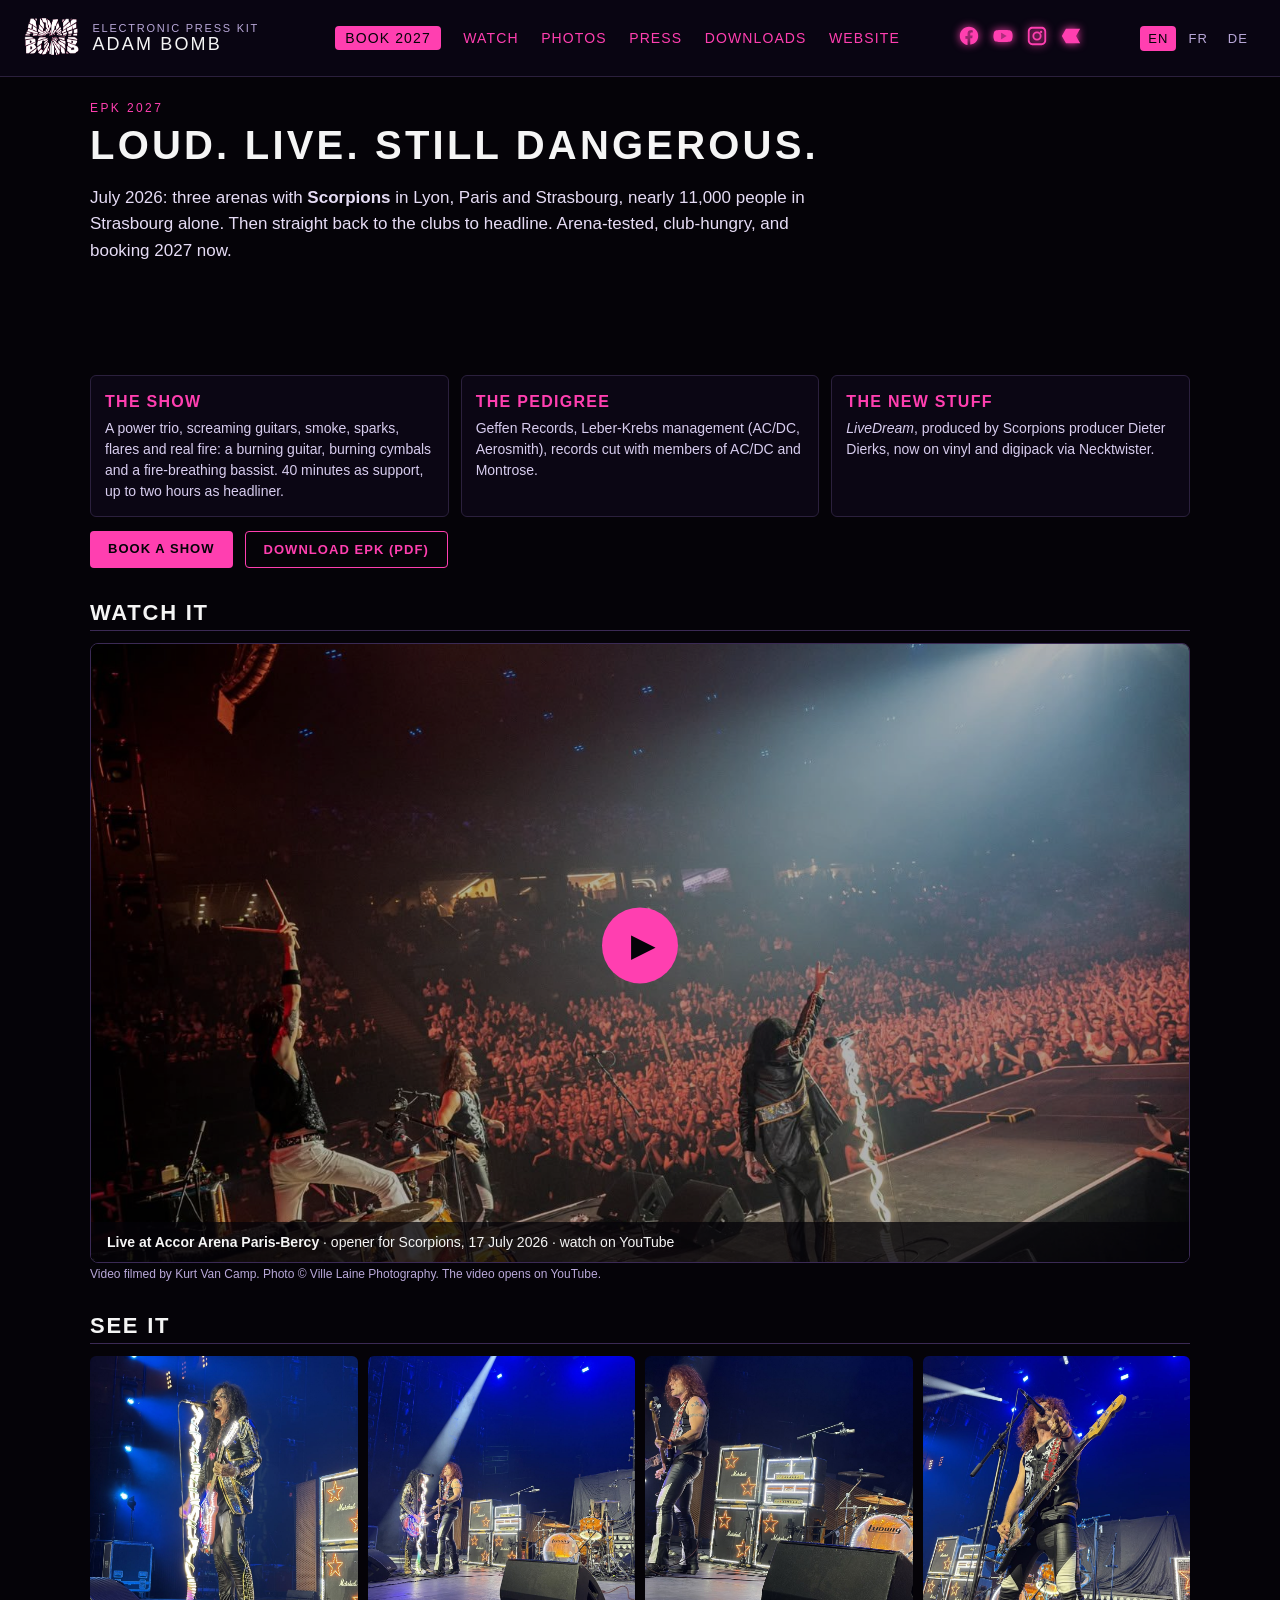
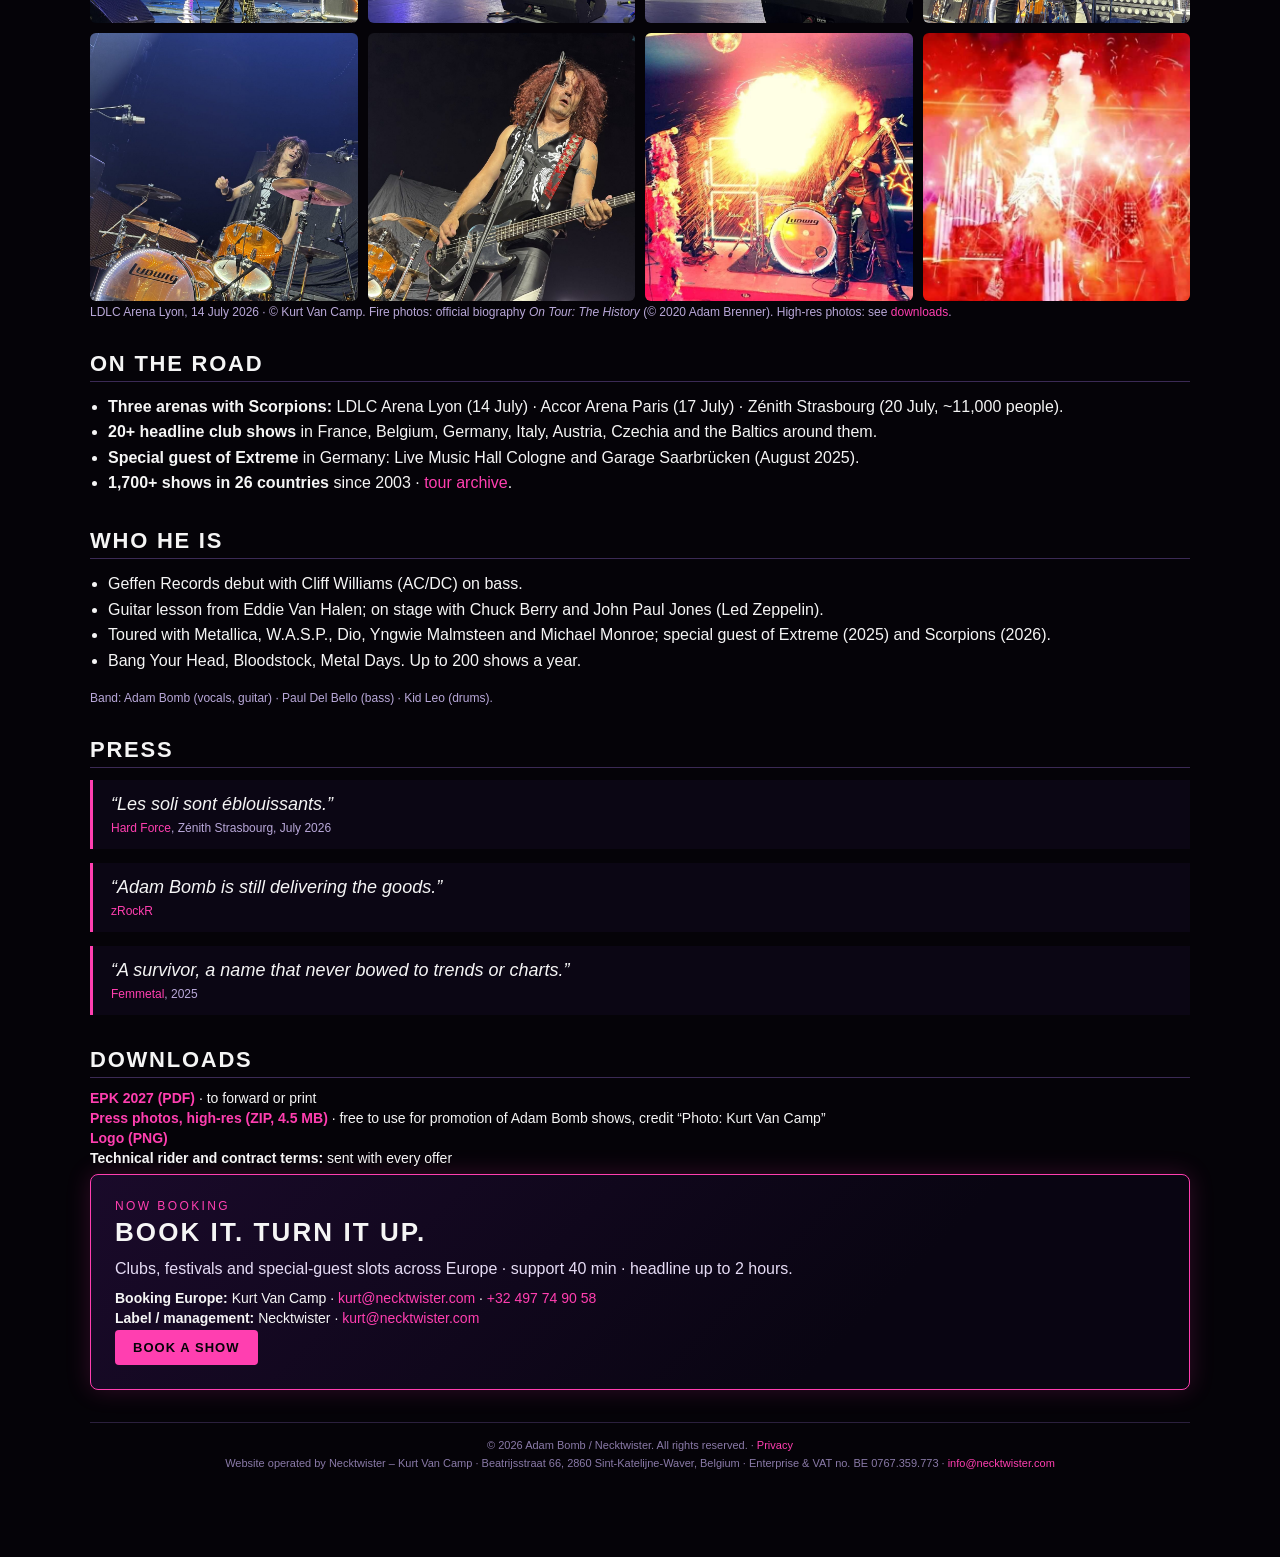
<file: epk.html>
<!DOCTYPE html>
<html lang="en">
<head>
  <meta charset="UTF-8">
  <title>Adam Bomb – EPK 2027</title>
  <meta name="viewport" content="width=device-width, initial-scale=1">
  <meta name="description" content="Electronic press kit: Adam Bomb, special guest of Scorpions in 2026. Video, photos, press and booking for 2027.">
  <link rel="canonical" href="https://www.adambomb.com/epk.html">
  <meta property="og:type" content="website">
  <meta property="og:site_name" content="Adam Bomb">
  <meta property="og:title" content="Adam Bomb – EPK 2027">
  <meta property="og:description" content="Special guest of Scorpions in 2026. Arena-tested, club-hungry, booking 2027 now.">
  <meta property="og:url" content="https://www.adambomb.com/epk.html">
  <meta property="og:image" content="https://www.adambomb.com/assets/img/share-home.jpg">
  <meta property="og:image:width" content="1200">
  <meta property="og:image:height" content="630">
  <meta property="og:image:alt" content="Adam Bomb on stage in front of a sold-out arena">
  <meta name="twitter:card" content="summary_large_image">
  <link rel="alternate" hreflang="en" href="https://www.adambomb.com/epk.html">
  <link rel="alternate" hreflang="fr" href="https://www.adambomb.com/epk-fr.html">
  <link rel="alternate" hreflang="de" href="https://www.adambomb.com/epk-de.html">
  <link rel="alternate" hreflang="x-default" href="https://www.adambomb.com/epk.html">
  <link rel="stylesheet" href="assets/css/style.css">
</head>

<body class="epk">

<header>
  <div class="logo">
    <a href="index.html"><img src="assets/img/misc/logo.png" alt="Adam Bomb logo"></a>
    <div>
      <div class="logo-sub">Electronic press kit</div>
      <div class="logo-title">ADAM BOMB</div>
    </div>
  </div>

  <nav class="main-nav">
    <a href="#book" class="nav-cta">Book 2027</a>
    <a href="#watch">Watch</a>
    <a href="#photos">Photos</a>
    <a href="#press">Press</a>
    <a href="#downloads">Downloads</a>
    <a href="index.html">Website</a>
  </nav>

  <div class="social-icons">
    <a href="https://www.facebook.com/adambomb2020" target="_blank" rel="noopener"><img src="assets/img/misc/icon-facebook-pink.svg" alt="Facebook"></a>
    <a href="https://www.youtube.com/@flashpaper88" target="_blank" rel="noopener"><img src="assets/img/misc/icon-youtube-pink.svg" alt="YouTube"></a>
    <a href="https://www.instagram.com/adambomb.x/" target="_blank" rel="noopener"><img src="assets/img/misc/icon-instagram-pink.svg" alt="Instagram"></a>
    <a href="https://adambomb.bandcamp.com" target="_blank" rel="noopener"><img src="assets/img/misc/icon-bandcamp-pink.svg" alt="Bandcamp"></a>
  </div>
  <nav class="lang-switch" aria-label="Language">
    <a href="epk.html" hreflang="en" lang="en" aria-current="page">EN</a>
    <a href="epk-fr.html" hreflang="fr" lang="fr">FR</a>
    <a href="epk-de.html" hreflang="de" lang="de">DE</a>
  </nav>
</header>

<main>

<section class="hero epk-hero">
  <div class="hero-text">
    <div class="booking-kicker">EPK 2027</div>
    <h1>Loud. Live. Still dangerous.</h1>
    <p>July 2026: three arenas with <strong>Scorpions</strong> in Lyon, Paris and Strasbourg, nearly 11,000 people in Strasbourg alone. Then straight back to the clubs to headline. Arena-tested, club-hungry, and booking 2027 now.</p>
  </div>
  <ul class="epk-facts">
    <li><strong>The show</strong> A power trio, screaming guitars, smoke, sparks, flares and real fire: a burning guitar, burning cymbals and a fire-breathing bassist. 40 minutes as support, up to two hours as headliner.</li>
    <li><strong>The pedigree</strong> Geffen Records, Leber-Krebs management (AC/DC, Aerosmith), records cut with members of AC/DC and Montrose.</li>
    <li><strong>The new stuff</strong> <em>LiveDream</em>, produced by Scorpions producer Dieter Dierks, now on vinyl and digipack via Necktwister.</li>
  </ul>
  <div class="booking-actions">
    <a class="btn" href="mailto:kurt@necktwister.com,flashpaper66@aol.com?subject=Booking%20Adam%20Bomb%202027">Book a show</a>
    <a class="btn btn-ghost" href="assets/epk/adam-bomb-epk-2027.pdf" download>Download EPK (PDF)</a>
  </div>
</section>

<section id="watch" class="section">
  <h2>Watch it</h2>
  <a class="video-card" href="https://youtu.be/a4HSwBoW8eo" target="_blank" rel="noopener">
    <img src="assets/img/band/live-accor-arena-crowd.jpg" alt="Adam Bomb live at Accor Arena, Paris" loading="lazy">
    <span class="play" aria-hidden="true">&#9654;</span>
    <span class="video-caption"><strong>Live at Accor Arena Paris-Bercy</strong> · opener for Scorpions, 17 July 2026 · watch on YouTube</span>
  </a>
  <p class="note">Video filmed by Kurt Van Camp. Photo © Ville Laine Photography. The video opens on YouTube.</p>
</section>

<section id="photos" class="section">
  <h2>See it</h2>
  <div class="epk-gallery">
    <figure><img src="assets/img/epk/lyon-adam-neon-mic.jpg" alt="Adam Bomb singing at the neon mic stand, LDLC Arena Lyon" loading="lazy"></figure>
    <figure><img src="assets/img/epk/lyon-trio-blue-spot.jpg" alt="The trio under a blue spotlight, LDLC Arena Lyon" loading="lazy"></figure>
    <figure><img src="assets/img/epk/lyon-adam-paul-marshalls.jpg" alt="Adam and Paul in front of the Marshall stacks, LDLC Arena Lyon" loading="lazy"></figure>
    <figure><img src="assets/img/epk/lyon-paul-pointing.jpg" alt="Paul Del Bello pointing at the crowd, LDLC Arena Lyon" loading="lazy"></figure>
    <figure><img src="assets/img/epk/lyon-kid-leo-drums.jpg" alt="Kid Leo behind the kit, LDLC Arena Lyon" loading="lazy"></figure>
    <figure><img src="assets/img/epk/lyon-paul-mic.jpg" alt="Paul Del Bello at the mic, LDLC Arena Lyon" loading="lazy"></figure>
    <figure><img src="assets/img/epk/fire-on-stage.jpg" alt="Fire on stage" loading="lazy"></figure>
    <figure><img src="assets/img/epk/red-sparks.jpg" alt="Red sparks and smoke on stage" loading="lazy"></figure>
  </div>
  <p class="note">LDLC Arena Lyon, 14 July 2026 · © Kurt Van Camp. Fire photos: official biography <em>On Tour: The History</em> (© 2020 Adam Brenner). High-res photos: see <a href="#downloads">downloads</a>.</p>
</section>

<section id="summer" class="section">
  <h2>On the road</h2>
  <ul class="booking-points">
    <li><strong>Three arenas with Scorpions:</strong> LDLC Arena Lyon (14 July) · Accor Arena Paris (17 July) · Zénith Strasbourg (20 July, ~11,000 people).</li>
    <li><strong>20+ headline club shows</strong> in France, Belgium, Germany, Italy, Austria, Czechia and the Baltics around them.</li>
    <li><strong>Special guest of Extreme</strong> in Germany: Live Music Hall Cologne and Garage Saarbrücken (August 2025).</li>
    <li><strong>1,700+ shows in 26 countries</strong> since 2003 · <a href="tour-archive.html">tour archive</a>.</li>
  </ul>
</section>

<section id="who" class="section">
  <h2>Who he is</h2>
  <ul class="booking-points">
    <li>Geffen Records debut with Cliff Williams (AC/DC) on bass.</li>
    <li>Guitar lesson from Eddie Van Halen; on stage with Chuck Berry and John Paul Jones (Led Zeppelin).</li>
    <li>Toured with Metallica, W.A.S.P., Dio, Yngwie Malmsteen and Michael Monroe; special guest of Extreme (2025) and Scorpions (2026).</li>
    <li>Bang Your Head, Bloodstock, Metal Days. Up to 200 shows a year.</li>
  </ul>
  <p class="note">Band: Adam Bomb (vocals, guitar) · Paul Del Bello (bass) · Kid Leo (drums).</p>
</section>

<section id="press" class="section">
  <h2>Press</h2>
  <blockquote class="epk-quote">“Les soli sont éblouissants.”<cite><a href="https://hardforce.com/actu/46808/scorpions-adam-bomb-strasbourg-zenith-live-review" target="_blank" rel="noopener">Hard Force</a>, Zénith Strasbourg, July 2026</cite></blockquote>
  <blockquote class="epk-quote">“Adam Bomb is still delivering the goods.”<cite><a href="https://zrockr.com/2024/10/13/livedream-adam-bomb-is-back-with-a-killer-online-concert-experience/" target="_blank" rel="noopener">zRockR</a></cite></blockquote>
  <blockquote class="epk-quote">“A survivor, a name that never bowed to trends or charts.”<cite><a href="https://femmetal.rocks/2025/10/10/cartagena-set-to-burn-adam-bomb-live-with-dirty-rules-and-louie-fontaine-posse/" target="_blank" rel="noopener">Femmetal</a>, 2025</cite></blockquote>
</section>

<section id="downloads" class="section">
  <h2>Downloads</h2>
  <ul class="contact-list">
    <li><a href="assets/epk/adam-bomb-epk-2027.pdf" download><strong>EPK 2027 (PDF)</strong></a> · to forward or print</li>
    <li><a href="assets/epk/adam-bomb-press-photos-2026.zip" download><strong>Press photos, high-res (ZIP, 4.5 MB)</strong></a> · free to use for promotion of Adam Bomb shows, credit “Photo: Kurt Van Camp”</li>
    <li><a href="assets/img/misc/logo.png" download><strong>Logo (PNG)</strong></a></li>
    <li><strong>Technical rider and contract terms:</strong> sent with every offer</li>
  </ul>
</section>

<section id="book" class="booking">
  <div class="booking-kicker">Now booking</div>
  <h2>Book it. Turn it up.</h2>
  <p class="booking-lead">Clubs, festivals and special-guest slots across Europe · support 40 min · headline up to 2 hours.</p>
  <ul class="contact-list">
    <li><strong>Booking Europe:</strong> Kurt Van Camp · <a href="mailto:kurt@necktwister.com?subject=Booking%20Adam%20Bomb%202027">kurt@necktwister.com</a> · <a href="tel:+32497749058">+32 497 74 90 58</a></li>
    <li><strong>Label / management:</strong> Necktwister · <a href="mailto:kurt@necktwister.com">kurt@necktwister.com</a></li>
  </ul>
  <div class="booking-actions">
    <a class="btn" href="mailto:kurt@necktwister.com,flashpaper66@aol.com?subject=Booking%20Adam%20Bomb%202027">Book a show</a>
  </div>
</section>

<footer>
  © 2026 Adam Bomb / Necktwister. All rights reserved. · <a href="privacy.html">Privacy</a><br><span class="legal-id">Website operated by Necktwister – Kurt Van Camp · Beatrijsstraat 66, 2860 Sint-Katelijne-Waver, Belgium · Enterprise &amp; VAT no. BE 0767.359.773 · <a href="mailto:info@necktwister.com">info@necktwister.com</a></span>
</footer>

</main>

</body>
</html>
</file>
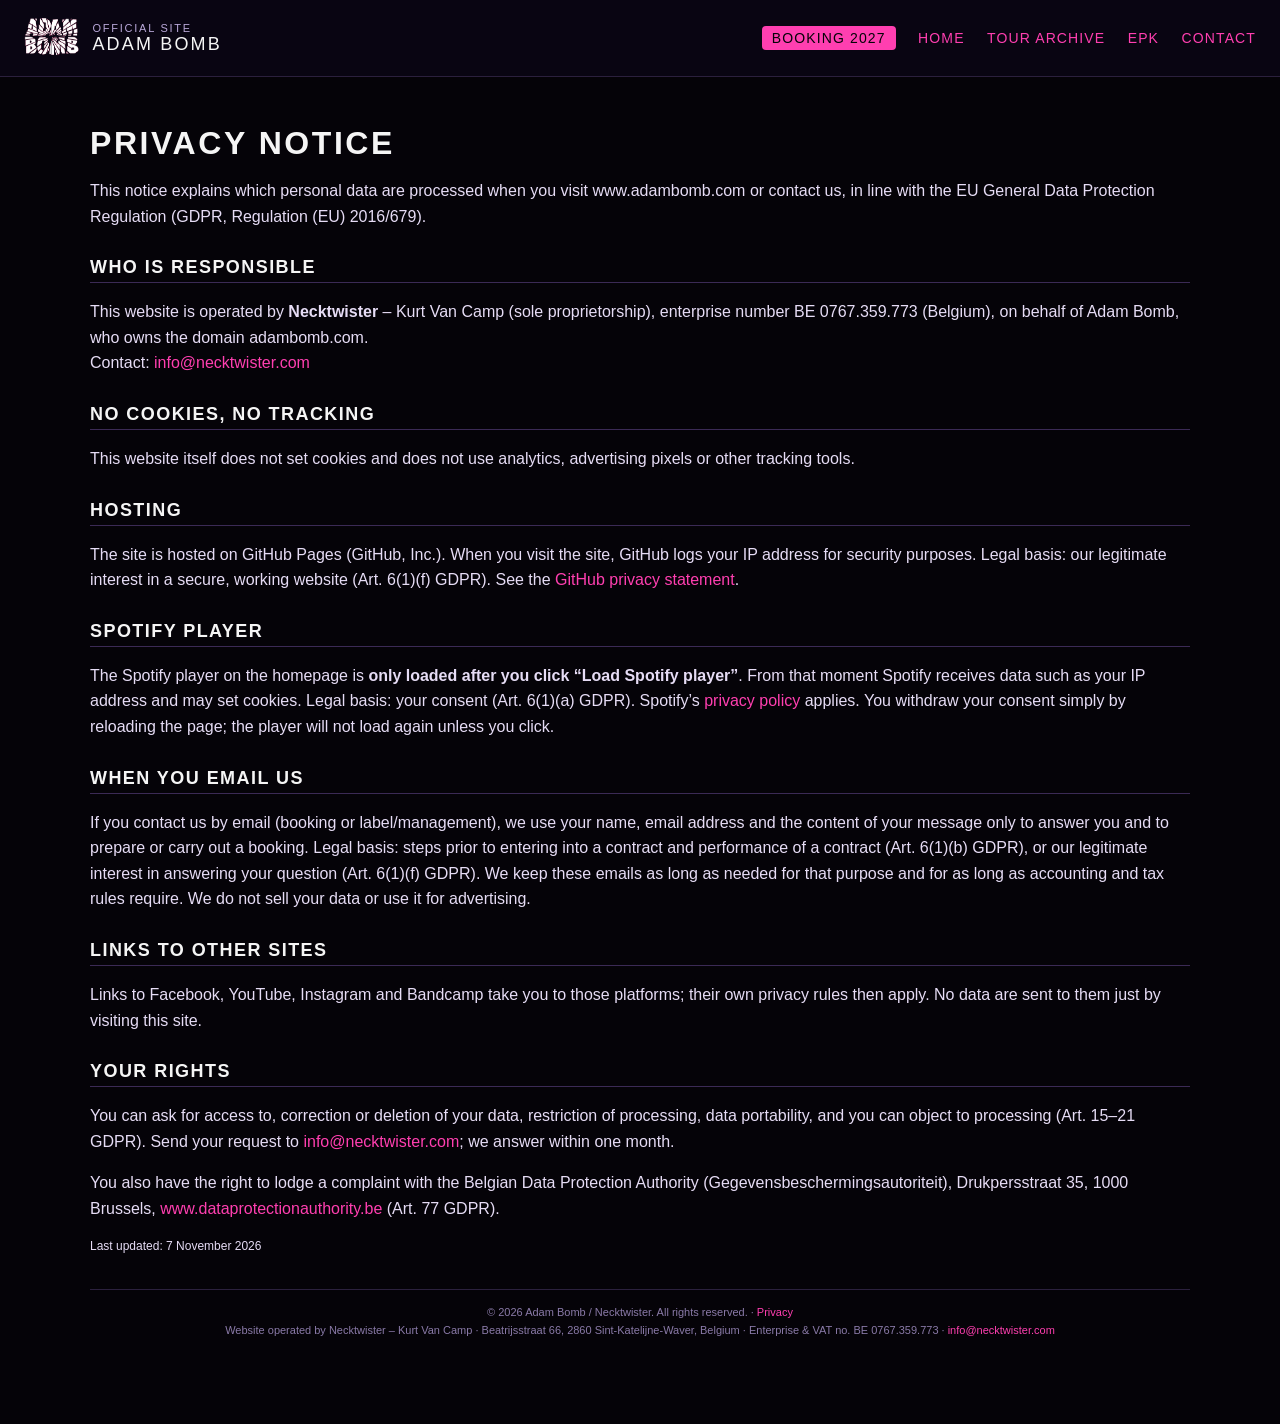
<file: privacy.html>
<!DOCTYPE html>
<html lang="en">
<head>
  <meta charset="UTF-8">
  <title>Privacy – Adam Bomb</title>
  <meta name="viewport" content="width=device-width, initial-scale=1">
  <meta name="robots" content="noindex">
  <link rel="stylesheet" href="assets/css/style.css">
</head>
<body>

<header>
  <div class="logo">
    <a href="index.html"><img src="assets/img/misc/logo.png" alt="Adam Bomb logo"></a>
    <div>
      <div class="logo-sub">Official site</div>
      <div class="logo-title">ADAM BOMB</div>
    </div>
  </div>
  <nav class="main-nav">
    <a href="index.html#booking" class="nav-cta">Booking 2027</a>
    <a href="index.html">Home</a>
    <a href="tour-archive.html">Tour archive</a>
    <a href="epk.html">EPK</a>
    <a href="index.html#contact">Contact</a>
  </nav>
</header>

<main class="legal">

<section class="section">
  <h1>Privacy notice</h1>
  <p>This notice explains which personal data are processed when you visit www.adambomb.com or contact us, in line with the EU General Data Protection Regulation (GDPR, Regulation (EU) 2016/679).</p>

  <h2>Who is responsible</h2>
  <p>This website is operated by <strong>Necktwister</strong> – Kurt Van Camp (sole proprietorship), enterprise number BE 0767.359.773 (Belgium), on behalf of Adam Bomb, who owns the domain adambomb.com.<br>
  Contact: <a href="mailto:info@necktwister.com">info@necktwister.com</a></p>

  <h2>No cookies, no tracking</h2>
  <p>This website itself does not set cookies and does not use analytics, advertising pixels or other tracking tools.</p>

  <h2>Hosting</h2>
  <p>The site is hosted on GitHub Pages (GitHub, Inc.). When you visit the site, GitHub logs your IP address for security purposes. Legal basis: our legitimate interest in a secure, working website (Art. 6(1)(f) GDPR). See the <a href="https://docs.github.com/en/site-policy/privacy-policies/github-general-privacy-statement" target="_blank" rel="noopener">GitHub privacy statement</a>.</p>

  <h2>Spotify player</h2>
  <p>The Spotify player on the homepage is <strong>only loaded after you click “Load Spotify player”</strong>. From that moment Spotify receives data such as your IP address and may set cookies. Legal basis: your consent (Art. 6(1)(a) GDPR). Spotify’s <a href="https://www.spotify.com/legal/privacy-policy/" target="_blank" rel="noopener">privacy policy</a> applies. You withdraw your consent simply by reloading the page; the player will not load again unless you click.</p>

  <h2>When you email us</h2>
  <p>If you contact us by email (booking or label/management), we use your name, email address and the content of your message only to answer you and to prepare or carry out a booking. Legal basis: steps prior to entering into a contract and performance of a contract (Art. 6(1)(b) GDPR), or our legitimate interest in answering your question (Art. 6(1)(f) GDPR). We keep these emails as long as needed for that purpose and for as long as accounting and tax rules require. We do not sell your data or use it for advertising.</p>

  <h2>Links to other sites</h2>
  <p>Links to Facebook, YouTube, Instagram and Bandcamp take you to those platforms; their own privacy rules then apply. No data are sent to them just by visiting this site.</p>

  <h2>Your rights</h2>
  <p>You can ask for access to, correction or deletion of your data, restriction of processing, data portability, and you can object to processing (Art. 15–21 GDPR). Send your request to <a href="mailto:info@necktwister.com">info@necktwister.com</a>; we answer within one month.</p>
  <p>You also have the right to lodge a complaint with the Belgian Data Protection Authority (Gegevensbeschermingsautoriteit), Drukpersstraat 35, 1000 Brussels, <a href="https://www.dataprotectionauthority.be" target="_blank" rel="noopener">www.dataprotectionauthority.be</a> (Art. 77 GDPR).</p>

  <p class="note">Last updated: 7 November 2026</p>
</section>

<footer>
  © 2026 Adam Bomb / Necktwister. All rights reserved. · <a href="privacy.html">Privacy</a><br><span class="legal-id">Website operated by Necktwister – Kurt Van Camp · Beatrijsstraat 66, 2860 Sint-Katelijne-Waver, Belgium · Enterprise &amp; VAT no. BE 0767.359.773 · <a href="mailto:info@necktwister.com">info@necktwister.com</a></span>
</footer>

</main>
</body>
</html>
</file>
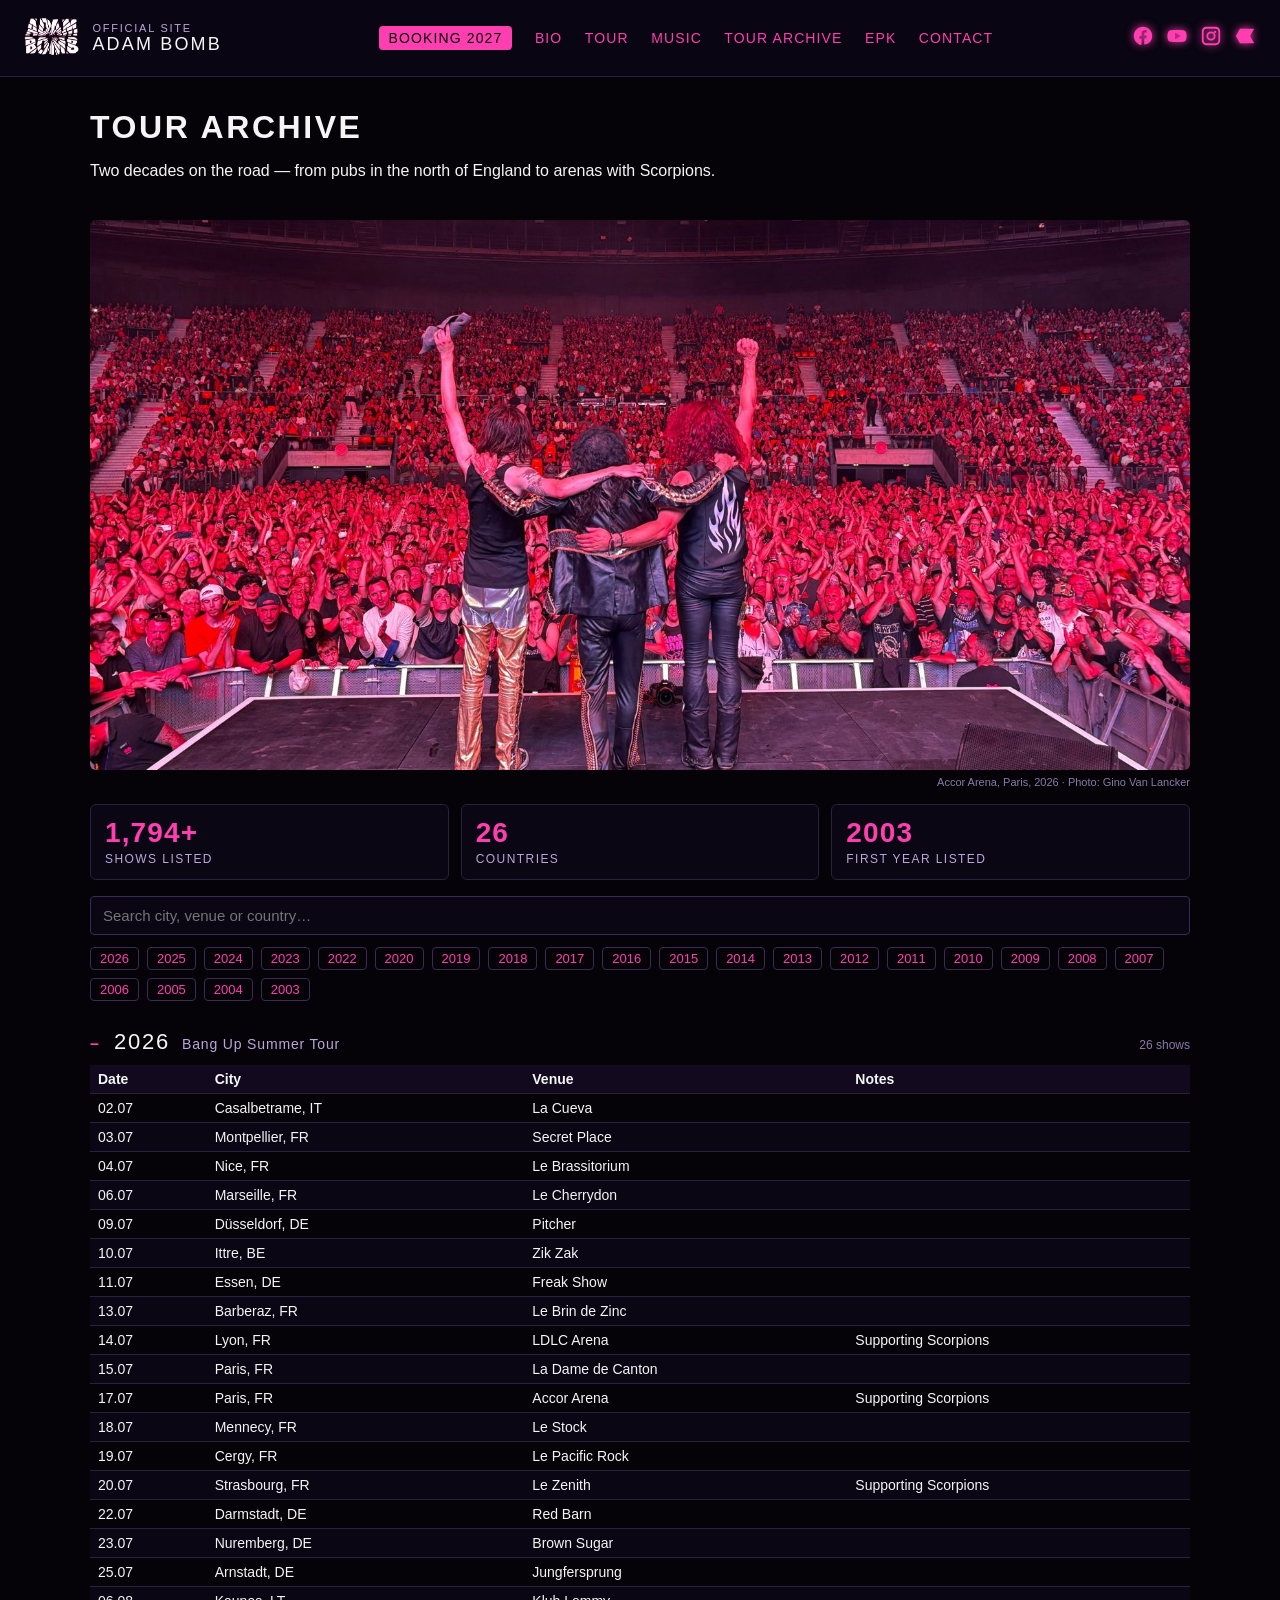
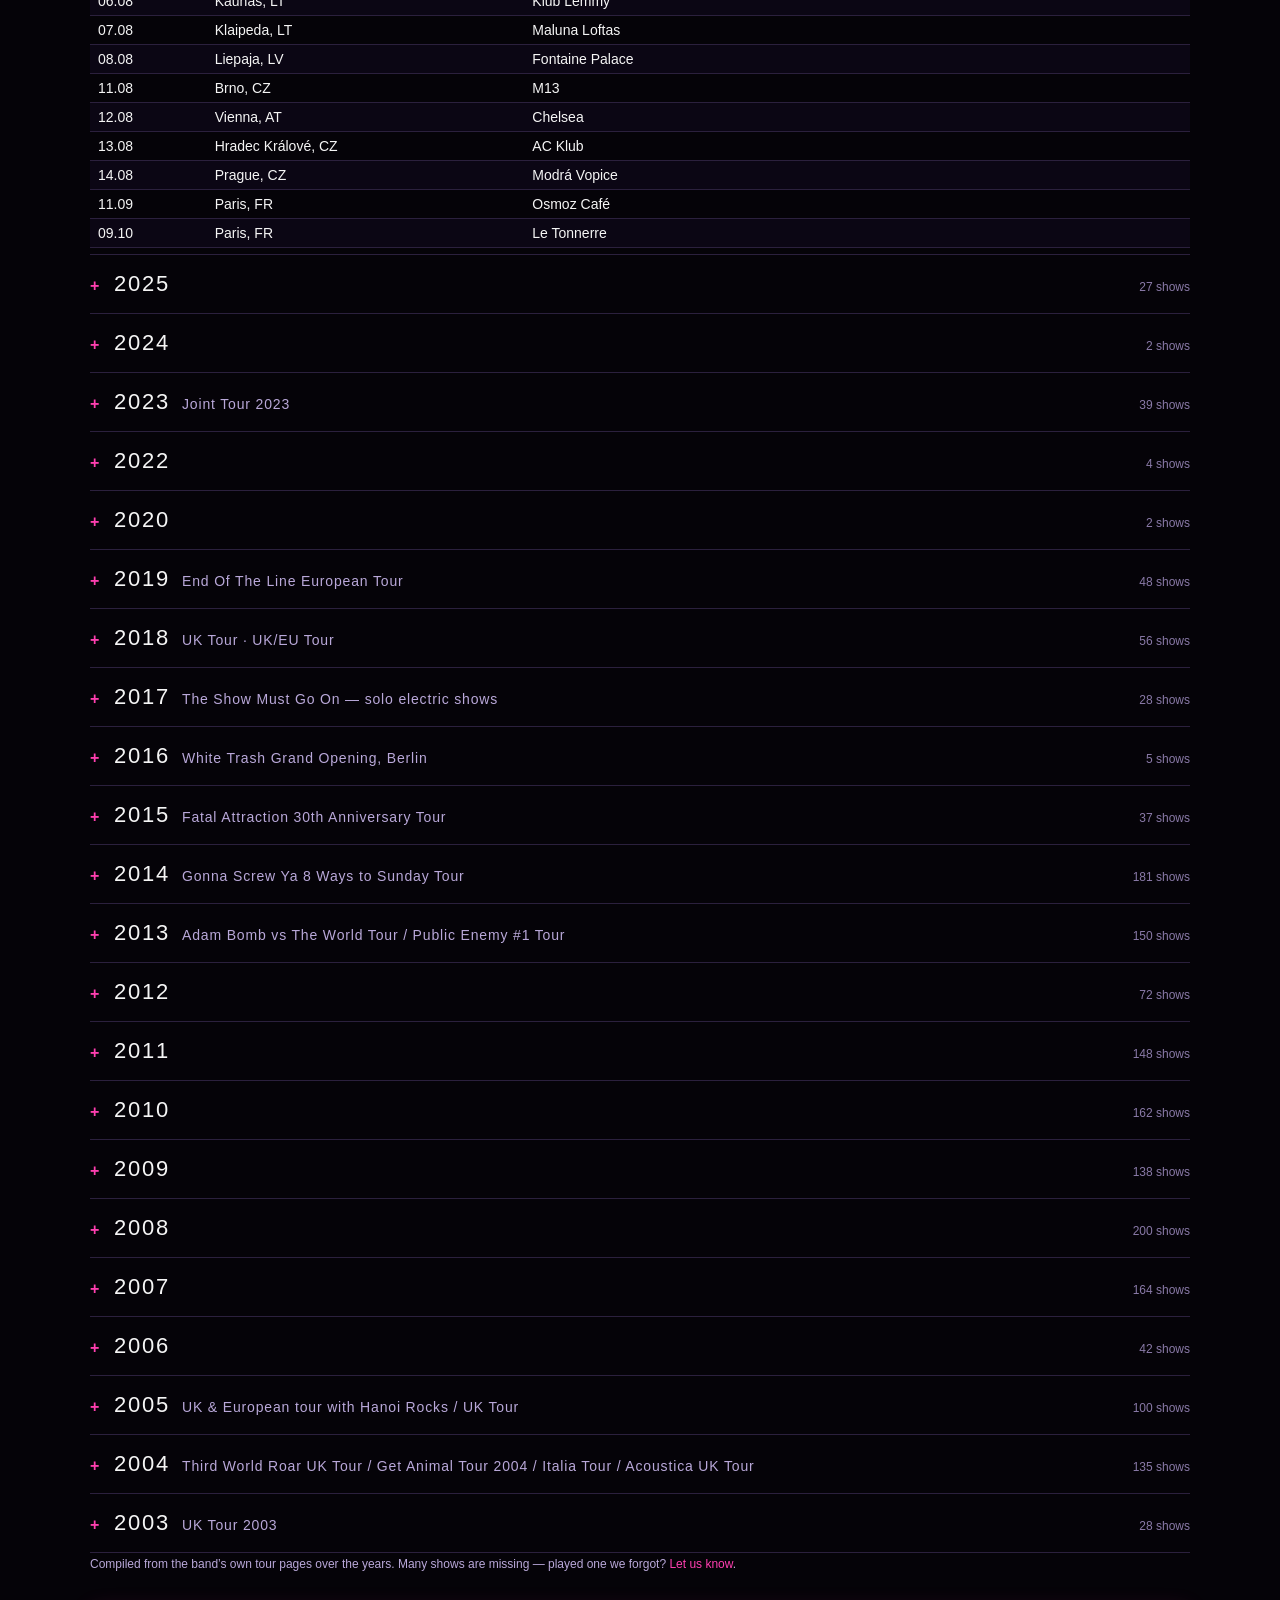
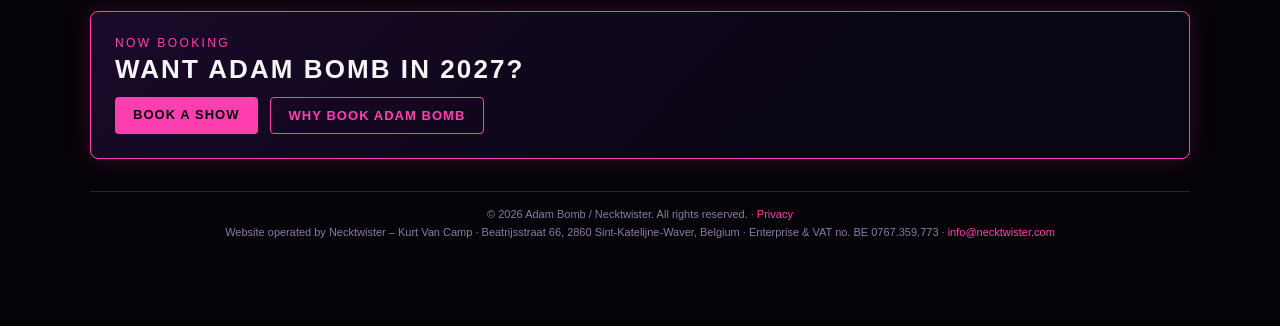
<file: tour-archive.html>
<!DOCTYPE html>
<html lang="en">
<head>
  <meta charset="UTF-8">
  <title>Tour Archive – Adam Bomb</title>
  <meta name="viewport" content="width=device-width, initial-scale=1">
  <meta name="description" content="More than 1,700 shows in 26 countries since 2003 — from UK pubs to arenas with Scorpions.">
  <link rel="canonical" href="https://www.adambomb.com/tour-archive.html">
  <meta property="og:type" content="website">
  <meta property="og:site_name" content="Adam Bomb">
  <meta property="og:title" content="Adam Bomb – Tour archive">
  <meta property="og:description" content="More than 1,700 shows in 26 countries since 2003 — from UK pubs to arenas with Scorpions.">
  <meta property="og:url" content="https://www.adambomb.com/tour-archive.html">
  <meta property="og:image" content="https://www.adambomb.com/assets/img/share-archive.jpg">
  <meta property="og:image:width" content="1200">
  <meta property="og:image:height" content="630">
  <meta property="og:image:alt" content="Adam Bomb and band taking a bow at Accor Arena, Paris">
  <meta name="twitter:card" content="summary_large_image">
    <link rel="stylesheet" href="assets/css/style.css">
  <script src="assets/data/tour-archive.js"></script>
</head>

<body>

<header>
  <div class="logo">
    <a href="index.html"><img src="assets/img/misc/logo.png" alt="Adam Bomb logo"></a>
    <div>
      <div class="logo-sub">Official site</div>
      <div class="logo-title">ADAM BOMB</div>
    </div>
  </div>

  <nav class="main-nav">
    <a href="index.html#booking" class="nav-cta">Booking 2027</a>
    <a href="index.html#bio">Bio</a>
    <a href="index.html#tour">Tour</a>
    <a href="index.html#music">Music</a>
    <a href="tour-archive.html">Tour archive</a>
    <a href="epk.html">EPK</a>
    <a href="index.html#contact">Contact</a>
  </nav>

  <div class="social-icons">
    <a href="https://www.facebook.com/adambomb2020" target="_blank"><img src="assets/img/misc/icon-facebook-pink.svg" alt="Facebook"></a>
    <a href="https://www.youtube.com/@flashpaper88" target="_blank"><img src="assets/img/misc/icon-youtube-pink.svg" alt="YouTube"></a>
    <a href="https://www.instagram.com/adambomb.x/" target="_blank"><img src="assets/img/misc/icon-instagram-pink.svg" alt="Instagram"></a>
    <a href="https://adambomb.bandcamp.com" target="_blank"><img src="assets/img/misc/icon-bandcamp-pink.svg" alt="Bandcamp"></a>
  </div>
</header>

<main>

<section class="hero">
  <div class="hero-text">
    <h1>Tour archive</h1>
    <p>Two decades on the road — from pubs in the north of England to arenas with Scorpions.</p>
  </div>
</section>

<figure class="archive-photo">
  <img src="assets/img/band/live-arena-bow.jpg" alt="Adam Bomb and band taking a bow in front of the arena crowd">
  <figcaption>Accor Arena, Paris, 2026 · Photo: Gino Van Lancker</figcaption>
</figure>

<div class="archive-stats" id="stats"></div>

<div class="archive-tools">
  <input type="search" id="search" placeholder="Search city, venue or country…" aria-label="Search the tour archive">
</div>

<nav id="year-nav" class="year-nav" aria-label="Jump to year"></nav>

<div id="archive"></div>

<p class="note">Compiled from the band’s own tour pages over the years. Many shows are missing — played one we forgot? <a href="mailto:info@necktwister.com?subject=Tour%20archive">Let us know</a>.</p>

<section class="booking" style="margin-top:40px">
  <div class="booking-kicker">Now booking</div>
  <h2>Want Adam Bomb in 2027?</h2>
  <div class="booking-actions">
    <a class="btn" href="mailto:flashpaper66@aol.com,info@necktwister.com?subject=Booking%20Adam%20Bomb%202027">Book a show</a>
    <a class="btn btn-ghost" href="index.html#booking">Why book Adam Bomb</a>
  </div>
</section>

<footer>
  © 2026 Adam Bomb / Necktwister. All rights reserved. · <a href="privacy.html">Privacy</a><br><span class="legal-id">Website operated by Necktwister – Kurt Van Camp · Beatrijsstraat 66, 2860 Sint-Katelijne-Waver, Belgium · Enterprise &amp; VAT no. BE 0767.359.773 · <a href="mailto:info@necktwister.com">info@necktwister.com</a></span>
</footer>

</main>

<script>
  (function () {
    const data = window.TOUR_ARCHIVE || [];
    const nav = document.getElementById("year-nav");
    const container = document.getElementById("archive");
    const esc = s => String(s).replace(/[&<>"]/g, c => ({ "&": "&amp;", "<": "&lt;", ">": "&gt;", '"': "&quot;" }[c]));

    // stats
    let total = 0; const countries = new Set();
    data.forEach(y => y.shows.forEach(s => { total++; countries.add(s[1]); }));
    const first = data.length ? data[data.length - 1].year : "";
    document.getElementById("stats").innerHTML =
      `<div><strong>${total.toLocaleString("en")}+</strong><span>shows listed</span></div>` +
      `<div><strong>${countries.size}</strong><span>countries</span></div>` +
      `<div><strong>${first}</strong><span>first year listed</span></div>`;

    data.forEach((entry, i) => {
      nav.insertAdjacentHTML("beforeend", `<a href="#y${entry.year}">${entry.year}</a>`);
      const det = document.createElement("details");
      det.className = "archive-year";
      det.id = "y" + entry.year;
      if (i === 0) det.open = true;
      det.innerHTML = `
        <summary>
          <span class="yr">${entry.year}</span>
          <span class="tour-name">${esc(entry.tour)}</span>
          <span class="count">${entry.shows.length} shows</span>
        </summary>
        ${entry.note ? `<p class="note">${esc(entry.note)}</p>` : ""}
        <div class="table-wrapper">
          <table>
            <thead><tr><th>Date</th><th>City</th><th>Venue</th><th>Notes</th></tr></thead>
            <tbody>
              ${entry.shows.map(s => `
                <tr>
                  <td>${s[0]}</td>
                  <td>${esc(s[2])}${s[2] ? ", " : ""}${s[1]}</td>
                  <td>${esc(s[3])}</td>
                  <td>${esc(s[4])}</td>
                </tr>`).join("")}
            </tbody>
          </table>
        </div>`;
      container.appendChild(det);
    });

    // open a year when jumped to
    nav.addEventListener("click", e => {
      const a = e.target.closest("a"); if (!a) return;
      const d = document.querySelector(a.getAttribute("href")); if (d) d.open = true;
    });

    // search
    document.getElementById("search").addEventListener("input", e => {
      const q = e.target.value.trim().toLowerCase();
      document.querySelectorAll(".archive-year").forEach(det => {
        let hits = 0;
        det.querySelectorAll("tbody tr").forEach(tr => {
          const show = !q || tr.textContent.toLowerCase().includes(q);
          tr.style.display = show ? "" : "none";
          if (show) hits++;
        });
        det.style.display = hits ? "" : "none";
        if (q) det.open = hits > 0;
      });
    });
  })();
</script>

</body>
</html>
</file>
<file: assets/css/style.css>
/* GLOBAL */
body {
  margin: 0;
  font-family: Arial, sans-serif;
  background: #050308;
  color: #f5f5f5;
}

a {
  color: #ff3fb0;
  text-decoration: none;
}

a:hover {
  text-decoration: underline;
}

h1, h2, h3 {
  font-family: Impact, Haettenschweiler, "Arial Narrow Bold", sans-serif;
  letter-spacing: 0.08em;
  text-transform: uppercase;
}

h1 { font-size: 32px; margin: 8px 0 4px; }
h2 { font-size: 22px; margin: 32px 0 12px; border-bottom: 1px solid #3b2a55; padding-bottom: 4px; }
h3 { font-size: 16px; margin: 12px 0 4px; }

main {
  max-width: 1100px;
  margin: 0 auto;
  padding: 24px 16px 64px;
}

.section { margin-top: 24px; }

.center { text-align: center; }

.note {
  font-size: 12px;
  color: #b9a8d9;
  margin-top: 4px;
}

/* HEADER */
header {
  display: flex;
  align-items: center;
  justify-content: space-between;
  padding: 16px 24px;
  background: #090512;
  border-bottom: 1px solid #2b203d;
  position: sticky;
  top: 0;
  z-index: 10;
  flex-wrap: wrap;
  gap: 12px;
}

.logo {
  display: flex;
  align-items: center;
  gap: 12px;
}

.logo img {
  height: 40px;
}

.logo-sub {
  font-size: 11px;
  text-transform: uppercase;
  letter-spacing: 0.16em;
  color: #b9a8d9;
}

.logo-title {
  font-size: 18px;
  letter-spacing: 0.12em;
}

/* NAVIGATION */
.main-nav a {
  margin-left: 18px;
  font-size: 14px;
  text-transform: uppercase;
  letter-spacing: 0.08em;
}

/* SOCIAL ICONS */
.social-icons {
  display: flex;
  align-items: center;
  gap: 12px;
}

.social-icons img {
  width: 22px;
  height: 22px;
  filter: drop-shadow(0 0 4px #ff3fb0);
  transition: transform 0.2s ease;
}

.social-icons img:hover {
  transform: scale(1.15);
}

/* HERO */
.hero {
  display: flex;
  flex-wrap: wrap;
  gap: 24px;
  align-items: flex-start;
  margin-bottom: 24px;
}

.hero-text {
  flex: 1 1 260px;
}

/* TWO COLUMN LAYOUT */
.two-col {
  display: flex;
  flex-wrap: wrap;
  gap: 24px;
}

.two-col > div {
  flex: 1 1 260px;
}

/* BAND PHOTO */
.band-photo img {
  width: 100%;
  border-radius: 6px;
  display: block;
}

/* TABLES */
.table-wrapper {
  overflow-x: auto;
}

table {
  width: 100%;
  border-collapse: collapse;
  font-size: 14px;
  min-width: 600px;
}

th, td {
  padding: 6px 8px;
  border-bottom: 1px solid #2b203d;
}

th {
  text-align: left;
  background: #12091f;
}

tr:nth-child(even) td {
  background: #0b0614;
}

/* DISCOGRAPHY GRID */
.discography-grid {
  display: grid;
  grid-template-columns: repeat(auto-fit, minmax(220px, 1fr));
  gap: 20px;
  margin-top: 12px;
}

.release-card {
  background: #0b0614;
  border: 1px solid #2b203d;
  border-radius: 6px;
  padding: 10px;
  display: flex;
  flex-direction: column;
}

.release-card img {
  width: 100%;
  border-radius: 4px;
  margin-bottom: 8px;
  display: block;
}

.release-meta {
  font-size: 13px;
  margin-bottom: 6px;
}

/* CONTACT */
.contact-list {
  list-style: none;
  padding: 0;
  margin: 0;
  font-size: 14px;
}

.contact-list li {
  margin-bottom: 4px;
}

/* FOOTER */
footer {
  text-align: center;
  font-size: 11px;
  color: #8a7aa8;
  padding: 16px 0 24px;
  border-top: 1px solid #2b203d;
  margin-top: 32px;
}

/* MOBILE RESPONSIVE */
@media (max-width: 700px) {

  header {
    flex-direction: column;
    align-items: flex-start;
  }

  .main-nav {
    display: flex;
    flex-wrap: wrap;
    gap: 12px;
    margin-top: 6px;
  }

  .main-nav a {
    margin-left: 0;
  }

  .social-icons {
    margin-top: 6px;
  }

  h1 { font-size: 26px; }
  h2 { font-size: 20px; }
}

/* NAV CTA */
.main-nav a.nav-cta {
  color: #050308;
  background: #ff3fb0;
  padding: 4px 10px;
  border-radius: 4px;
}
.main-nav a.nav-cta:hover { text-decoration: none; background: #ff6cc4; }

/* BOOKING 2027 */
.booking {
  margin: 8px 0 32px;
  padding: 24px;
  border: 1px solid #ff3fb0;
  border-radius: 8px;
  background: linear-gradient(135deg, #1a0a2a 0%, #090512 70%);
  box-shadow: 0 0 24px rgba(255, 63, 176, 0.18);
}
.booking h2 { border-bottom: none; margin: 4px 0 8px; font-size: 26px; }
.booking-kicker {
  font-size: 12px;
  text-transform: uppercase;
  letter-spacing: 0.2em;
  color: #ff3fb0;
}
.booking-lead { font-size: 16px; margin: 0 0 12px; color: #e6dcf5; }
.booking-points { margin: 0 0 18px; padding-left: 18px; line-height: 1.6; }
.booking-actions { display: flex; flex-wrap: wrap; gap: 12px; }
.btn {
  display: inline-block;
  padding: 10px 18px;
  border-radius: 4px;
  background: #ff3fb0;
  color: #050308;
  font-weight: bold;
  text-transform: uppercase;
  letter-spacing: 0.08em;
  font-size: 13px;
}
.btn:hover { text-decoration: none; background: #ff6cc4; }
.btn-ghost { background: transparent; color: #ff3fb0; border: 1px solid #ff3fb0; }
.btn-ghost:hover { background: rgba(255, 63, 176, 0.12); }

/* TOUR ARCHIVE */
.archive-year { margin-top: 28px; }
.archive-year h2 { display: flex; align-items: baseline; gap: 12px; flex-wrap: wrap; }
.archive-year .tour-name { font-size: 14px; color: #b9a8d9; letter-spacing: 0.06em; }
.year-nav { display: flex; flex-wrap: wrap; gap: 8px; margin: 12px 0; }
.year-nav a { border: 1px solid #3b2a55; border-radius: 4px; padding: 3px 9px; font-size: 13px; }

@media (max-width: 700px) {
  .booking { padding: 18px; }
  .booking h2 { font-size: 22px; }
}

/* TOUR ARCHIVE – stats, search, collapsible years */
.archive-stats { display: flex; flex-wrap: wrap; gap: 12px; margin: 4px 0 16px; }
.archive-stats div { flex: 1 1 140px; background: #0b0614; border: 1px solid #2b203d; border-radius: 6px; padding: 12px 14px; }
.archive-stats strong { display: block; font-family: Impact, Haettenschweiler, "Arial Narrow Bold", sans-serif; font-size: 28px; color: #ff3fb0; letter-spacing: 0.04em; }
.archive-stats span { font-size: 12px; color: #b9a8d9; text-transform: uppercase; letter-spacing: 0.12em; }
.archive-tools input { width: 100%; box-sizing: border-box; padding: 10px 12px; font-size: 15px; background: #0b0614; color: #f5f5f5; border: 1px solid #3b2a55; border-radius: 4px; }
.archive-tools input:focus { outline: none; border-color: #ff3fb0; }
details.archive-year { border-bottom: 1px solid #2b203d; padding: 6px 0; margin-top: 0; }
details.archive-year summary { cursor: pointer; display: flex; align-items: baseline; gap: 12px; flex-wrap: wrap; padding: 10px 0; list-style: none; }
details.archive-year summary::-webkit-details-marker { display: none; }
details.archive-year summary::before { content: "+"; color: #ff3fb0; font-weight: bold; width: 12px; }
details.archive-year[open] summary::before { content: "–"; }
details.archive-year .yr { font-family: Impact, Haettenschweiler, "Arial Narrow Bold", sans-serif; font-size: 22px; letter-spacing: 0.08em; }
details.archive-year .count { margin-left: auto; font-size: 12px; color: #8a7aa8; }

/* SPOTIFY CLICK-TO-LOAD + PRIVACY */
.spotify-consent { border: 1px dashed #3b2a55; border-radius: 12px; padding: 20px; background: #0b0614; display: flex; flex-wrap: wrap; gap: 12px; align-items: center; }
.spotify-consent p { flex: 1 1 100%; margin: 0 0 4px; font-size: 14px; color: #d8cdef; }
.legal h2 { font-size: 18px; margin-top: 28px; }
.legal p, .legal li { line-height: 1.6; color: #e6dcf5; }

/* BAND GRID */
.band-grid { display: grid; grid-template-columns: repeat(3, 1fr); gap: 16px; }
.band-grid figure { margin: 0; background: #0b0614; border: 1px solid #2b203d; border-radius: 8px; overflow: hidden; }
.band-grid img { width: 100%; aspect-ratio: 3 / 4; object-fit: cover; display: block; }
.band-grid figcaption { padding: 10px 12px; font-size: 14px; color: #d8cdef; }
@media (max-width: 700px) { .band-grid { grid-template-columns: 1fr; } }
footer .legal-id { display: inline-block; margin-top: 6px; font-size: 11px; color: #8a7aa8; }

/* LIVE PHOTOS */
.booking-photo, .archive-photo, .bio-photo { margin: 0 0 16px; }
.booking-photo img, .archive-photo img { width: 100%; display: block; border-radius: 6px; aspect-ratio: 3 / 2; object-fit: cover; }
.bio-photo { float: right; width: 300px; margin: 0 0 16px 24px; }
.bio-photo img { width: 100%; display: block; border-radius: 6px; }
.booking-photo figcaption, .archive-photo figcaption, .bio-photo figcaption { font-size: 11px; color: #8a7aa8; margin-top: 6px; text-align: right; }
#bio::after { content: ""; display: block; clear: both; }
@media (max-width: 700px) { .bio-photo { float: none; width: 100%; margin: 0 0 16px; } }
.archive-photo img { aspect-ratio: 2 / 1; object-position: center 70%; }

/* EPK */
.epk-hero { flex-direction: column; gap: 14px; }
.epk-hero h1 { font-size: 40px; }
.epk-hero p { font-size: 17px; line-height: 1.55; color: #e6dcf5; max-width: 760px; }
.epk-facts { list-style: none; padding: 0; margin: 0; display: grid; grid-template-columns: repeat(3, 1fr); gap: 12px; }
.epk-facts li { background: #0b0614; border: 1px solid #2b203d; border-radius: 6px; padding: 14px; line-height: 1.5; font-size: 14px; color: #d8cdef; }
.epk-facts strong { display: block; color: #ff3fb0; font-family: Impact, Haettenschweiler, "Arial Narrow Bold", sans-serif; letter-spacing: 0.08em; text-transform: uppercase; font-size: 16px; margin-bottom: 4px; }
.video-card { position: relative; display: block; border-radius: 8px; overflow: hidden; border: 1px solid #3b2a55; }
.video-card img { width: 100%; display: block; aspect-ratio: 16 / 9; object-fit: cover; filter: brightness(0.7); }
.video-card .play { position: absolute; top: 50%; left: 50%; transform: translate(-50%, -60%); width: 76px; height: 76px; border-radius: 50%; background: #ff3fb0; color: #050308; font-size: 32px; display: flex; align-items: center; justify-content: center; padding-left: 6px; box-sizing: border-box; }
.video-card .video-caption { position: absolute; left: 0; right: 0; bottom: 0; padding: 12px 16px; background: rgba(5, 3, 8, 0.75); color: #f5f5f5; font-size: 14px; }
.video-card:hover { text-decoration: none; border-color: #ff3fb0; }
.epk-gallery { display: grid; grid-template-columns: repeat(4, 1fr); gap: 10px; }
.epk-gallery figure { margin: 0; }
.epk-gallery img { width: 100%; aspect-ratio: 1 / 1; object-fit: cover; display: block; border-radius: 6px; }
.epk-quote { margin: 0 0 14px; padding: 14px 18px; border-left: 3px solid #ff3fb0; background: #0b0614; font-size: 18px; font-style: italic; }
.epk-quote cite { display: block; margin-top: 6px; font-size: 12px; font-style: normal; color: #b9a8d9; }
@media (max-width: 760px) {
  .epk-facts { grid-template-columns: 1fr; }
  .epk-gallery { grid-template-columns: repeat(2, 1fr); }
  .epk-hero h1 { font-size: 30px; }
}
@media print {
  header { position: static; }
  .main-nav, .social-icons, .booking-actions { display: none; }
  body { -webkit-print-color-adjust: exact; print-color-adjust: exact; }
  figure, blockquote, .epk-facts li, .video-card, .booking { break-inside: avoid; }
  .epk-facts { grid-template-columns: repeat(3, 1fr) !important; }
  .epk-gallery { grid-template-columns: repeat(4, 1fr) !important; }
  .epk-hero h1 { font-size: 40px !important; }
}

/* Language switch */
.lang-switch { display: flex; gap: 4px; align-items: center; font-size: 13px; letter-spacing: 0.08em; }
.lang-switch a { color: #b9a8d9; padding: 4px 7px; border: 1px solid transparent; border-radius: 4px; text-decoration: none; }
.lang-switch a:hover { color: #ff3fb0; border-color: #3b2a55; text-decoration: none; }
.lang-switch a[aria-current="page"] { color: #050308; background: #ff3fb0; }
@media print {
  .lang-switch { display: none; }
  .video-card img { aspect-ratio: 21 / 9; }
}
</file>
